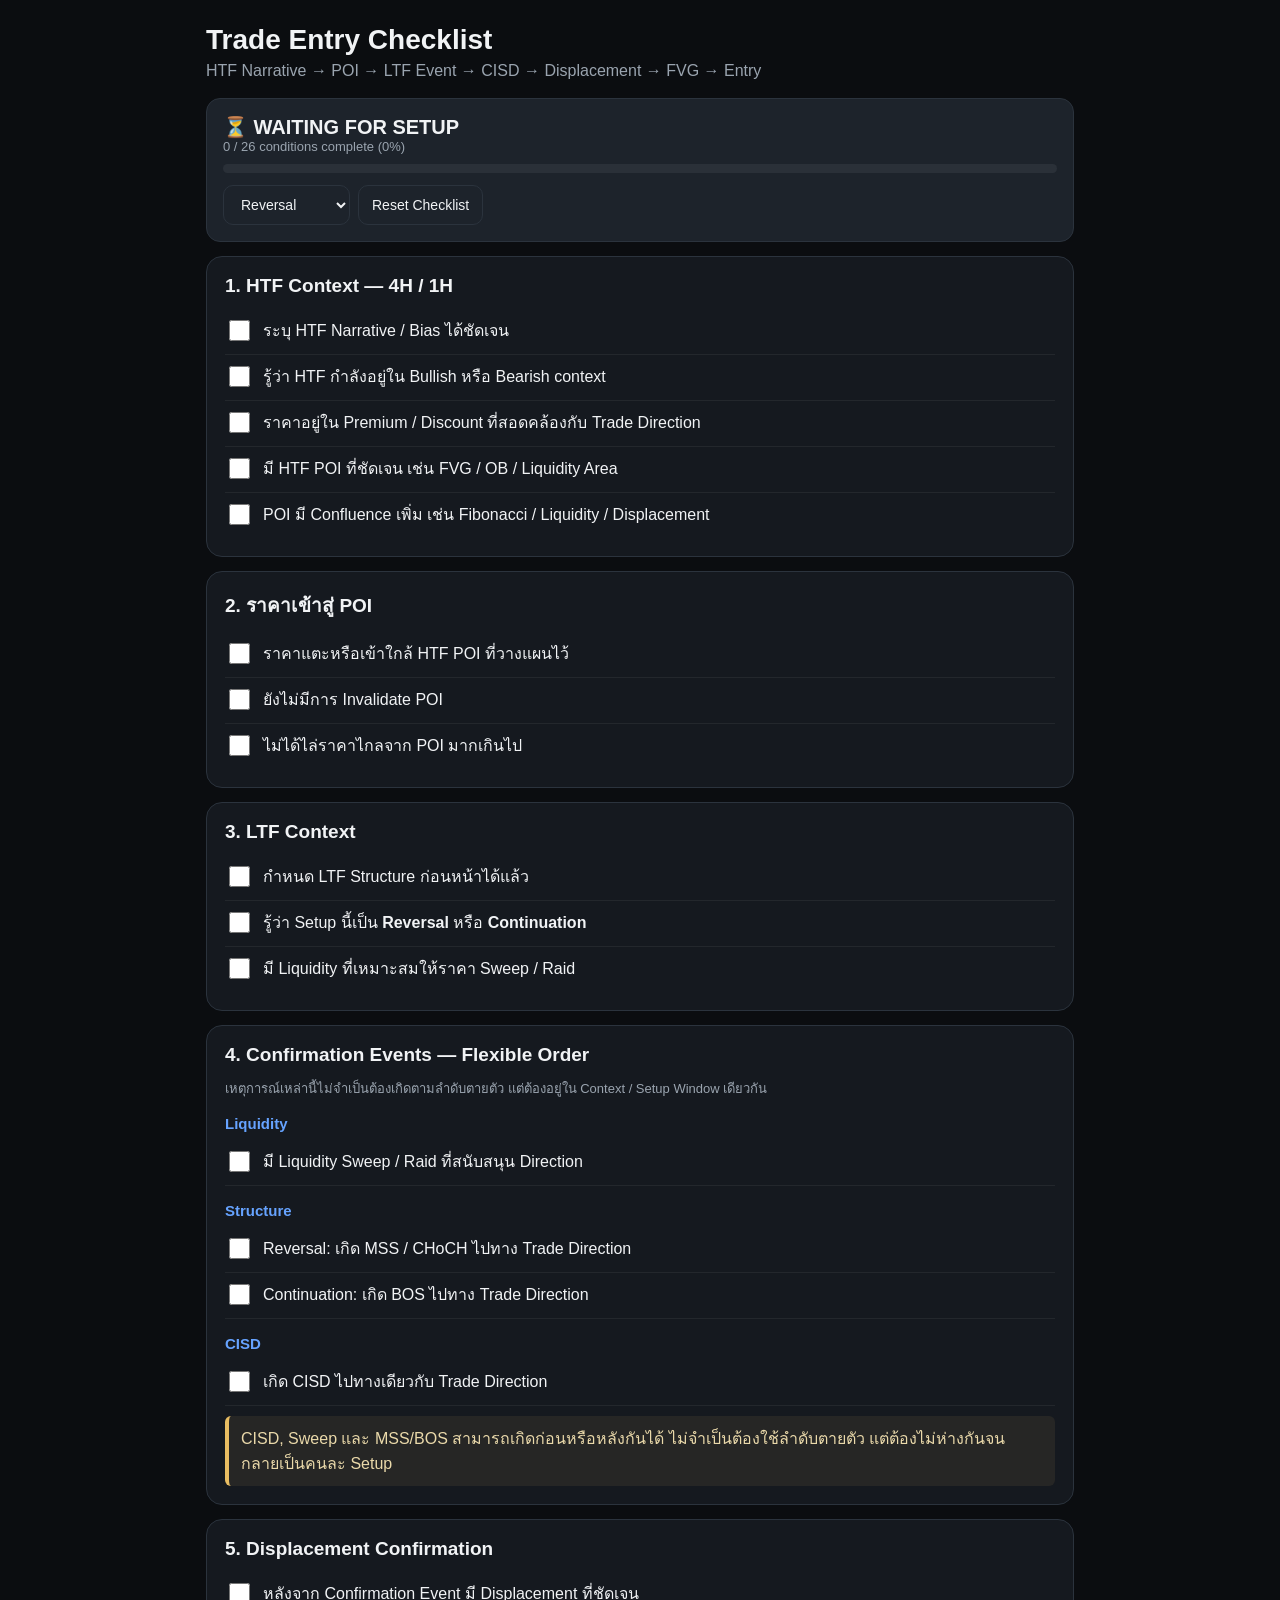
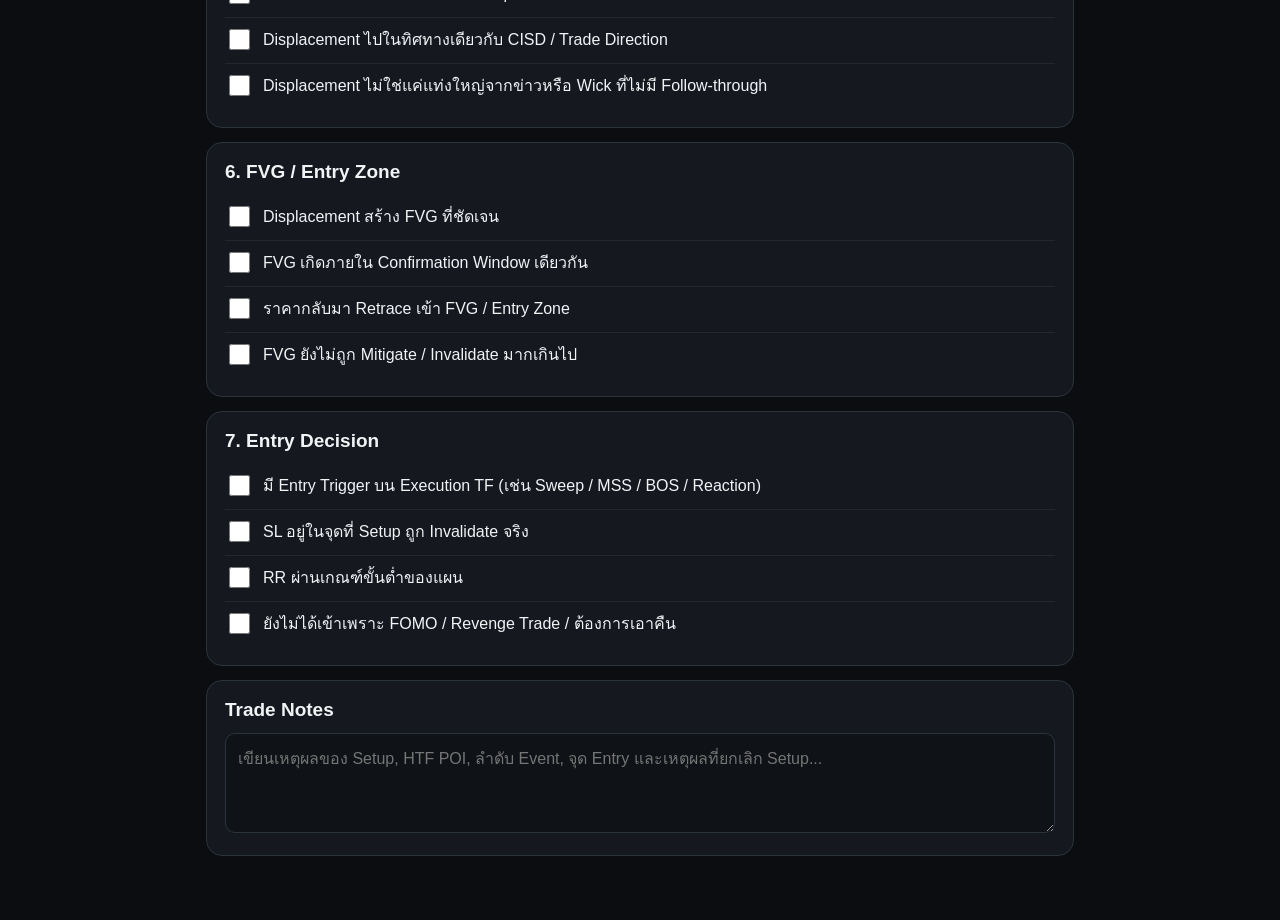
<file: checklist.html>
<!DOCTYPE html>
<html lang="th">
<head>
<meta charset="UTF-8">
<meta name="viewport" content="width=device-width, initial-scale=1.0">
<title>Classic Checklist | Trading Companion</title>
<style>
:root {
  --bg: #0b0d10;
  --card: #15191f;
  --card2: #1d232b;
  --text: #f1f3f5;
  --muted: #9aa4af;
  --line: #2b333d;
  --accent: #66a3ff;
  --green: #35c98a;
  --red: #ff6b6b;
  --yellow: #e8bd62;
}
* { box-sizing: border-box; }
body {
  margin: 0;
  background: var(--bg);
  color: var(--text);
  font-family: -apple-system, BlinkMacSystemFont, "Segoe UI", sans-serif;
}
.container { max-width: 900px; margin: auto; padding: 20px 16px 50px; }
h1 { font-size: 28px; margin: 4px 0 6px; }
.subtitle { color: var(--muted); margin-bottom: 18px; }
.card {
  background: var(--card);
  border: 1px solid var(--line);
  border-radius: 16px;
  padding: 18px;
  margin-bottom: 14px;
}
h2 { font-size: 19px; margin: 0 0 12px; }
h3 { font-size: 15px; margin: 16px 0 8px; color: var(--accent); }
.item {
  display: flex;
  gap: 10px;
  align-items: flex-start;
  padding: 10px 0;
  border-bottom: 1px solid rgba(255,255,255,.06);
}
.item:last-child { border-bottom: 0; }
input[type="checkbox"] {
  width: 21px; height: 21px; margin-top: 1px; accent-color: var(--green);
}
label { line-height: 1.45; cursor: pointer; flex: 1; }
.small { color: var(--muted); font-size: 13px; }
.status {
  padding: 16px;
  border-radius: 14px;
  background: var(--card2);
  border: 1px solid var(--line);
  margin-bottom: 14px;
}
.status-title { font-size: 20px; font-weight: 700; }
.progress {
  height: 9px; background: #2a3038; border-radius: 99px; overflow: hidden; margin-top: 10px;
}
.bar { height: 100%; width: 0%; background: var(--green); transition: width .2s; }
.controls { display: flex; gap: 8px; flex-wrap: wrap; margin-top: 12px; }
button, select {
  border: 1px solid var(--line);
  background: var(--card2);
  color: var(--text);
  padding: 10px 13px;
  border-radius: 10px;
  font-size: 14px;
}
button { cursor: pointer; }
button:hover { border-color: var(--accent); }
textarea {
  width: 100%;
  min-height: 100px;
  resize: vertical;
  background: #0f1216;
  color: var(--text);
  border: 1px solid var(--line);
  border-radius: 10px;
  padding: 12px;
  font: inherit;
}
.badge {
  display: inline-block;
  padding: 4px 8px;
  border-radius: 99px;
  font-size: 12px;
  background: #27303a;
  color: var(--muted);
}
.badge.green { color: #9af0c8; background: rgba(53,201,138,.12); }
.badge.red { color: #ffaaaa; background: rgba(255,107,107,.12); }
.warning {
  border-left: 4px solid var(--yellow);
  padding: 10px 12px;
  background: rgba(232,189,98,.08);
  color: #ead9aa;
  border-radius: 6px;
  margin-top: 10px;
}
</style>
<link rel="manifest" href="manifest.json"><link rel="icon" href="assets/app-icon.svg" type="image/svg+xml"><meta name="theme-color" content="#0b0d10"><meta name="apple-mobile-web-app-capable" content="yes"><meta name="apple-mobile-web-app-status-bar-style" content="black-translucent"><meta name="apple-mobile-web-app-title" content="Trading Companion">
</head>
<body>
<div class="container">
  <h1>Trade Entry Checklist</h1>
  <div class="subtitle">HTF Narrative → POI → LTF Event → CISD → Displacement → FVG → Entry</div>

  <div class="status">
    <div class="status-title" id="status">WAITING FOR SETUP</div>
    <div class="small" id="counter">0 / 0 conditions complete</div>
    <div class="progress"><div class="bar" id="bar"></div></div>
    <div class="controls">
      <select id="mode">
        <option value="reversal">Reversal</option>
        <option value="continuation">Continuation</option>
      </select>
      <button onclick="resetChecklist()">Reset Checklist</button>
    </div>
  </div>

  <section class="card">
    <h2>1. HTF Context — 4H / 1H</h2>
    <div class="item"><input type="checkbox" id="htf1"><label for="htf1">ระบุ HTF Narrative / Bias ได้ชัดเจน</label></div>
    <div class="item"><input type="checkbox" id="htf2"><label for="htf2">รู้ว่า HTF กำลังอยู่ใน Bullish หรือ Bearish context</label></div>
    <div class="item"><input type="checkbox" id="htf3"><label for="htf3">ราคาอยู่ใน Premium / Discount ที่สอดคล้องกับ Trade Direction</label></div>
    <div class="item"><input type="checkbox" id="htf4"><label for="htf4">มี HTF POI ที่ชัดเจน เช่น FVG / OB / Liquidity Area</label></div>
    <div class="item"><input type="checkbox" id="htf5"><label for="htf5">POI มี Confluence เพิ่ม เช่น Fibonacci / Liquidity / Displacement</label></div>
  </section>

  <section class="card">
    <h2>2. ราคาเข้าสู่ POI</h2>
    <div class="item"><input type="checkbox" id="poi1"><label for="poi1">ราคาแตะหรือเข้าใกล้ HTF POI ที่วางแผนไว้</label></div>
    <div class="item"><input type="checkbox" id="poi2"><label for="poi2">ยังไม่มีการ Invalidate POI</label></div>
    <div class="item"><input type="checkbox" id="poi3"><label for="poi3">ไม่ได้ไล่ราคาไกลจาก POI มากเกินไป</label></div>
  </section>

  <section class="card">
    <h2>3. LTF Context</h2>
    <div class="item"><input type="checkbox" id="ltf1"><label for="ltf1">กำหนด LTF Structure ก่อนหน้าได้แล้ว</label></div>
    <div class="item"><input type="checkbox" id="ltf2"><label for="ltf2">รู้ว่า Setup นี้เป็น <b>Reversal</b> หรือ <b>Continuation</b></label></div>
    <div class="item"><input type="checkbox" id="ltf3"><label for="ltf3">มี Liquidity ที่เหมาะสมให้ราคา Sweep / Raid</label></div>
  </section>

  <section class="card">
    <h2>4. Confirmation Events — Flexible Order</h2>
    <div class="small">เหตุการณ์เหล่านี้ไม่จำเป็นต้องเกิดตามลำดับตายตัว แต่ต้องอยู่ใน Context / Setup Window เดียวกัน</div>

    <h3>Liquidity</h3>
    <div class="item"><input type="checkbox" id="event1"><label for="event1">มี Liquidity Sweep / Raid ที่สนับสนุน Direction</label></div>

    <h3>Structure</h3>
    <div class="item"><input type="checkbox" id="event2"><label for="event2">Reversal: เกิด MSS / CHoCH ไปทาง Trade Direction</label></div>
    <div class="item"><input type="checkbox" id="event3"><label for="event3">Continuation: เกิด BOS ไปทาง Trade Direction</label></div>

    <h3>CISD</h3>
    <div class="item"><input type="checkbox" id="event4"><label for="event4">เกิด CISD ไปทางเดียวกับ Trade Direction</label></div>

    <div class="warning">
      CISD, Sweep และ MSS/BOS สามารถเกิดก่อนหรือหลังกันได้ ไม่จำเป็นต้องใช้ลำดับตายตัว แต่ต้องไม่ห่างกันจนกลายเป็นคนละ Setup
    </div>
  </section>

  <section class="card">
    <h2>5. Displacement Confirmation</h2>
    <div class="item"><input type="checkbox" id="disp1"><label for="disp1">หลังจาก Confirmation Event มี Displacement ที่ชัดเจน</label></div>
    <div class="item"><input type="checkbox" id="disp2"><label for="disp2">Displacement ไปในทิศทางเดียวกับ CISD / Trade Direction</label></div>
    <div class="item"><input type="checkbox" id="disp3"><label for="disp3">Displacement ไม่ใช่แค่แท่งใหญ่จากข่าวหรือ Wick ที่ไม่มี Follow-through</label></div>
  </section>

  <section class="card">
    <h2>6. FVG / Entry Zone</h2>
    <div class="item"><input type="checkbox" id="fvg1"><label for="fvg1">Displacement สร้าง FVG ที่ชัดเจน</label></div>
    <div class="item"><input type="checkbox" id="fvg2"><label for="fvg2">FVG เกิดภายใน Confirmation Window เดียวกัน</label></div>
    <div class="item"><input type="checkbox" id="fvg3"><label for="fvg3">ราคากลับมา Retrace เข้า FVG / Entry Zone</label></div>
    <div class="item"><input type="checkbox" id="fvg4"><label for="fvg4">FVG ยังไม่ถูก Mitigate / Invalidate มากเกินไป</label></div>
  </section>

  <section class="card">
    <h2>7. Entry Decision</h2>
    <div class="item"><input type="checkbox" id="entry1"><label for="entry1">มี Entry Trigger บน Execution TF (เช่น Sweep / MSS / BOS / Reaction)</label></div>
    <div class="item"><input type="checkbox" id="entry2"><label for="entry2">SL อยู่ในจุดที่ Setup ถูก Invalidate จริง</label></div>
    <div class="item"><input type="checkbox" id="entry3"><label for="entry3">RR ผ่านเกณฑ์ขั้นต่ำของแผน</label></div>
    <div class="item"><input type="checkbox" id="entry4"><label for="entry4">ยังไม่ได้เข้าเพราะ FOMO / Revenge Trade / ต้องการเอาคืน</label></div>
  </section>

  <section class="card">
    <h2>Trade Notes</h2>
    <textarea id="notes" placeholder="เขียนเหตุผลของ Setup, HTF POI, ลำดับ Event, จุด Entry และเหตุผลที่ยกเลิก Setup..."></textarea>
  </section>
</div>

<script>
const all = [...document.querySelectorAll('input[type="checkbox"]')];

function update() {
  const checked = all.filter(x => x.checked).length;
  const total = all.length;
  const pct = Math.round(checked / total * 100);
  document.getElementById('counter').textContent = `${checked} / ${total} conditions complete (${pct}%)`;
  document.getElementById('bar').style.width = pct + '%';

  const mode = document.getElementById('mode').value;
  const core = ['htf1','htf2','htf3','htf4','poi1','ltf1','ltf2','event4','disp1','disp2','fvg1','fvg3','entry1','entry2','entry3','entry4'];
  const structure = mode === 'reversal' ? 'event2' : 'event3';

  const ready = core.every(id => document.getElementById(id).checked)
                && document.getElementById(structure).checked;

  const status = document.getElementById('status');
  if (ready) {
    status.textContent = '✅ SETUP READY — REVIEW & EXECUTE';
    status.style.color = 'var(--green)';
  } else if (checked >= 8) {
    status.textContent = '🟡 SETUP DEVELOPING — WAIT';
    status.style.color = 'var(--yellow)';
  } else {
    status.textContent = '⏳ WAITING FOR SETUP';
    status.style.color = 'var(--text)';
  }
  localStorage.setItem('tradeChecklist', JSON.stringify({
    checks: all.map(x => x.checked),
    mode,
    notes: document.getElementById('notes').value
  }));
}

function resetChecklist() {
  all.forEach(x => x.checked = false);
  document.getElementById('notes').value = '';
  update();
}

all.forEach(x => x.addEventListener('change', update));
document.getElementById('mode').addEventListener('change', update);
document.getElementById('notes').addEventListener('input', update);

const saved = JSON.parse(localStorage.getItem('tradeChecklist') || 'null');
if (saved) {
  all.forEach((x,i) => x.checked = !!saved.checks[i]);
  document.getElementById('mode').value = saved.mode || 'reversal';
  document.getElementById('notes').value = saved.notes || '';
}
update();
</script>

<script>
if ('serviceWorker' in navigator) {
  window.addEventListener('load', () => navigator.serviceWorker.register('./sw.js'));
}
</script>

</body>
</html>
</file>
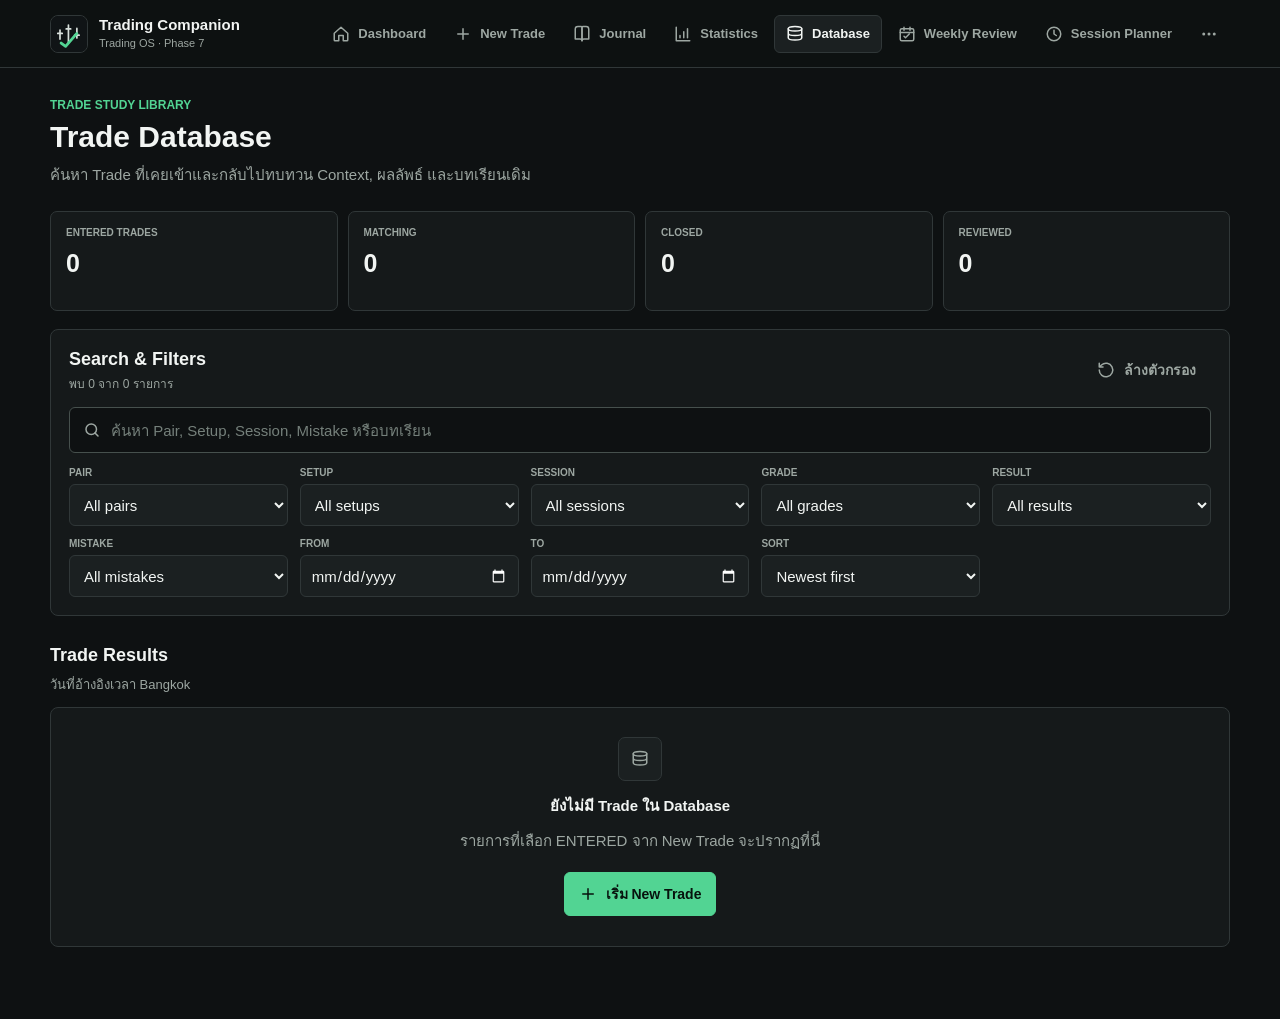
<file: database.html>
<!doctype html>
<html lang="th">
<head>
  <meta charset="utf-8">
  <meta name="viewport" content="width=device-width, initial-scale=1">
  <meta name="theme-color" content="#0e1112">
  <meta name="apple-mobile-web-app-capable" content="yes">
  <meta name="apple-mobile-web-app-status-bar-style" content="black-translucent">
  <meta name="apple-mobile-web-app-title" content="Trading Companion">
  <title>Trade Database | Trading Companion</title>
  <link rel="manifest" href="manifest.json">
  <link rel="icon" href="assets/app-icon.svg" type="image/svg+xml">
  <link rel="stylesheet" href="css/style.css">
  <link rel="stylesheet" href="css/database.css">
</head>
<body>
  <header class="topbar">
    <div class="topbar-inner">
      <a class="brand" href="index.html" aria-label="Trading Companion Dashboard">
        <img src="assets/app-icon.svg" alt="">
        <span class="brand-copy">
          <span class="brand-name">Trading Companion</span>
          <span class="brand-phase">Trading OS · Phase 7</span>
        </span>
      </a>

      <nav class="topnav" aria-label="เมนูหลัก">
        <a class="nav-link" href="index.html">
          <svg class="icon" aria-hidden="true"><use href="./assets/icons.svg#icon-home"></use></svg>
          Dashboard
        </a>
        <a class="nav-link" href="trade.html">
          <svg class="icon" aria-hidden="true"><use href="./assets/icons.svg#icon-plus"></use></svg>
          New Trade
        </a>
        <a class="nav-link" href="journal.html">
          <svg class="icon" aria-hidden="true"><use href="./assets/icons.svg#icon-book-open"></use></svg>
          Journal
        </a>
        <a class="nav-link" href="stats.html">
          <svg class="icon" aria-hidden="true"><use href="./assets/icons.svg#icon-chart"></use></svg>
          Statistics
        </a>
        <a class="nav-link" href="database.html" aria-current="page">
          <svg class="icon" aria-hidden="true"><use href="./assets/icons.svg#icon-database"></use></svg>
          Database
        </a>
        <a class="nav-link" href="weekly.html">
          <svg class="icon" aria-hidden="true"><use href="./assets/icons.svg#icon-calendar-check"></use></svg>
          Weekly Review
        </a>
        <a class="nav-link" href="planner.html">
          <svg class="icon" aria-hidden="true"><use href="./assets/icons.svg#icon-clock"></use></svg>
          Session Planner
        </a>
        <details class="topnav-more">
          <summary class="nav-link" title="More tools">
            <svg class="icon" aria-hidden="true"><use href="./assets/icons.svg#icon-more"></use></svg>
            <span class="sr-only">More tools</span>
          </summary>
          <div class="topnav-more-menu">
            <a class="nav-link" href="watchlist.html">
              <svg class="icon" aria-hidden="true"><use href="./assets/icons.svg#icon-eye"></use></svg>
              Watchlist
            </a>
            <a class="nav-link" href="checklist.html">
              <svg class="icon" aria-hidden="true"><use href="./assets/icons.svg#icon-list-checks"></use></svg>
              Classic Checklist
            </a>
          </div>
        </details>
      </nav>
    </div>
  </header>

  <main class="page-shell">
    <header class="page-heading">
      <p class="eyebrow">Trade study library</p>
      <h1>Trade Database</h1>
      <p class="lede">ค้นหา Trade ที่เคยเข้าและกลับไปทบทวน Context, ผลลัพธ์ และบทเรียนเดิม</p>
    </header>

    <section class="database-metrics" aria-label="Database summary">
      <article>
        <span>Entered trades</span>
        <strong id="databaseTotal">0</strong>
      </article>
      <article>
        <span>Matching</span>
        <strong id="databaseMatching">0</strong>
      </article>
      <article>
        <span>Closed</span>
        <strong id="databaseClosed">0</strong>
      </article>
      <article>
        <span>Reviewed</span>
        <strong id="databaseReviewed">0</strong>
      </article>
    </section>

    <section class="panel database-toolbar" aria-labelledby="filterHeading">
      <div class="database-toolbar-heading">
        <div>
          <h2 id="filterHeading">Search &amp; Filters</h2>
          <p id="resultCount" aria-live="polite">0 รายการ</p>
        </div>
        <button class="button button-quiet" id="resetDatabaseFilters" type="button">
          <svg class="icon" aria-hidden="true"><use href="./assets/icons.svg#icon-rotate"></use></svg>
          ล้างตัวกรอง
        </button>
      </div>

      <div class="database-search">
        <svg class="icon" aria-hidden="true"><use href="./assets/icons.svg#icon-search"></use></svg>
        <label class="sr-only" for="databaseQuery">ค้นหา Trade</label>
        <input
          id="databaseQuery"
          type="search"
          autocomplete="off"
          placeholder="ค้นหา Pair, Setup, Session, Mistake หรือบทเรียน"
        >
      </div>

      <div class="database-filter-grid">
        <div class="database-field">
          <label for="databaseInstrument">Pair</label>
          <select id="databaseInstrument">
            <option value="all">All pairs</option>
          </select>
        </div>
        <div class="database-field">
          <label for="databaseSetup">Setup</label>
          <select id="databaseSetup">
            <option value="all">All setups</option>
            <option value="reversal">Reversal</option>
            <option value="continuation">Continuation</option>
          </select>
        </div>
        <div class="database-field">
          <label for="databaseSession">Session</label>
          <select id="databaseSession">
            <option value="all">All sessions</option>
            <option value="asia">Asia</option>
            <option value="london">London</option>
            <option value="new-york">New York</option>
            <option value="auto">Not set</option>
          </select>
        </div>
        <div class="database-field">
          <label for="databaseGrade">Grade</label>
          <select id="databaseGrade">
            <option value="all">All grades</option>
            <option value="A+">A+</option>
            <option value="A">A</option>
            <option value="B">B</option>
            <option value="NO TRADE">No Trade</option>
          </select>
        </div>
        <div class="database-field">
          <label for="databaseResult">Result</label>
          <select id="databaseResult">
            <option value="all">All results</option>
            <option value="open">Open</option>
            <option value="closed">Closed · Any</option>
            <option value="win">Win</option>
            <option value="loss">Loss</option>
            <option value="break-even">Break Even</option>
          </select>
        </div>
        <div class="database-field">
          <label for="databaseMistake">Mistake</label>
          <select id="databaseMistake">
            <option value="all">All mistakes</option>
            <option value="fomo">FOMO</option>
            <option value="late-entry">Late entry</option>
            <option value="no-htf">No HTF context</option>
            <option value="ignored-cisd">Ignored CISD</option>
            <option value="ignored-displacement">Ignored displacement</option>
          </select>
        </div>
        <div class="database-field">
          <label for="databaseDateFrom">From</label>
          <input id="databaseDateFrom" type="date">
        </div>
        <div class="database-field">
          <label for="databaseDateTo">To</label>
          <input id="databaseDateTo" type="date">
        </div>
        <div class="database-field">
          <label for="databaseSort">Sort</label>
          <select id="databaseSort">
            <option value="newest">Newest first</option>
            <option value="oldest">Oldest first</option>
            <option value="rr-high">Highest R first</option>
            <option value="rr-low">Lowest R first</option>
          </select>
        </div>
      </div>
    </section>

    <section class="section" aria-labelledby="databaseResultsHeading">
      <div class="section-heading">
        <div>
          <h2 id="databaseResultsHeading">Trade Results</h2>
          <p>วันที่อ้างอิงเวลา Bangkok</p>
        </div>
      </div>

      <div class="panel database-results" id="databaseResults"></div>
      <div class="panel database-empty" id="databaseEmpty" hidden>
        <div class="icon-box">
          <svg class="icon" aria-hidden="true"><use href="./assets/icons.svg#icon-database"></use></svg>
        </div>
        <h3 id="databaseEmptyTitle">ยังไม่มี Trade ใน Database</h3>
        <p id="databaseEmptyMessage">รายการที่เลือก ENTERED จาก New Trade จะปรากฏที่นี่</p>
        <a class="button button-primary" id="databaseEmptyAction" href="trade.html">
          <svg class="icon" aria-hidden="true"><use href="./assets/icons.svg#icon-plus"></use></svg>
          เริ่ม New Trade
        </a>
      </div>
    </section>
  </main>

  <nav class="mobile-nav" aria-label="เมนูมือถือ">
    <a class="nav-link" href="index.html">
      <svg class="icon" aria-hidden="true"><use href="./assets/icons.svg#icon-home"></use></svg>
      Dashboard
    </a>
    <a class="nav-link" href="trade.html">
      <svg class="icon" aria-hidden="true"><use href="./assets/icons.svg#icon-plus"></use></svg>
      New Trade
    </a>
    <a class="nav-link" href="journal.html">
      <svg class="icon" aria-hidden="true"><use href="./assets/icons.svg#icon-book-open"></use></svg>
      Journal
    </a>
    <a class="nav-link" href="stats.html">
      <svg class="icon" aria-hidden="true"><use href="./assets/icons.svg#icon-chart"></use></svg>
      Statistics
    </a>
    <details class="mobile-more">
      <summary class="nav-link" aria-current="page">
        <svg class="icon" aria-hidden="true"><use href="./assets/icons.svg#icon-more"></use></svg>
        More
      </summary>
      <div class="mobile-more-menu">
        <a class="nav-link" href="database.html" aria-current="page">
          <svg class="icon" aria-hidden="true"><use href="./assets/icons.svg#icon-database"></use></svg>
          Database
        </a>
        <a class="nav-link" href="weekly.html">
          <svg class="icon" aria-hidden="true"><use href="./assets/icons.svg#icon-calendar-check"></use></svg>
          Weekly Review
        </a>
        <a class="nav-link" href="planner.html">
          <svg class="icon" aria-hidden="true"><use href="./assets/icons.svg#icon-clock"></use></svg>
          Session Planner
        </a>
        <a class="nav-link" href="watchlist.html">
          <svg class="icon" aria-hidden="true"><use href="./assets/icons.svg#icon-eye"></use></svg>
          Watchlist
        </a>
        <a class="nav-link" href="checklist.html">
          <svg class="icon" aria-hidden="true"><use href="./assets/icons.svg#icon-list-checks"></use></svg>
          Classic Checklist
        </a>
      </div>
    </details>
  </nav>

  <script src="js/storage.js"></script>
  <script src="js/app.js"></script>
  <script src="js/database.js"></script>
</body>
</html>
</file>
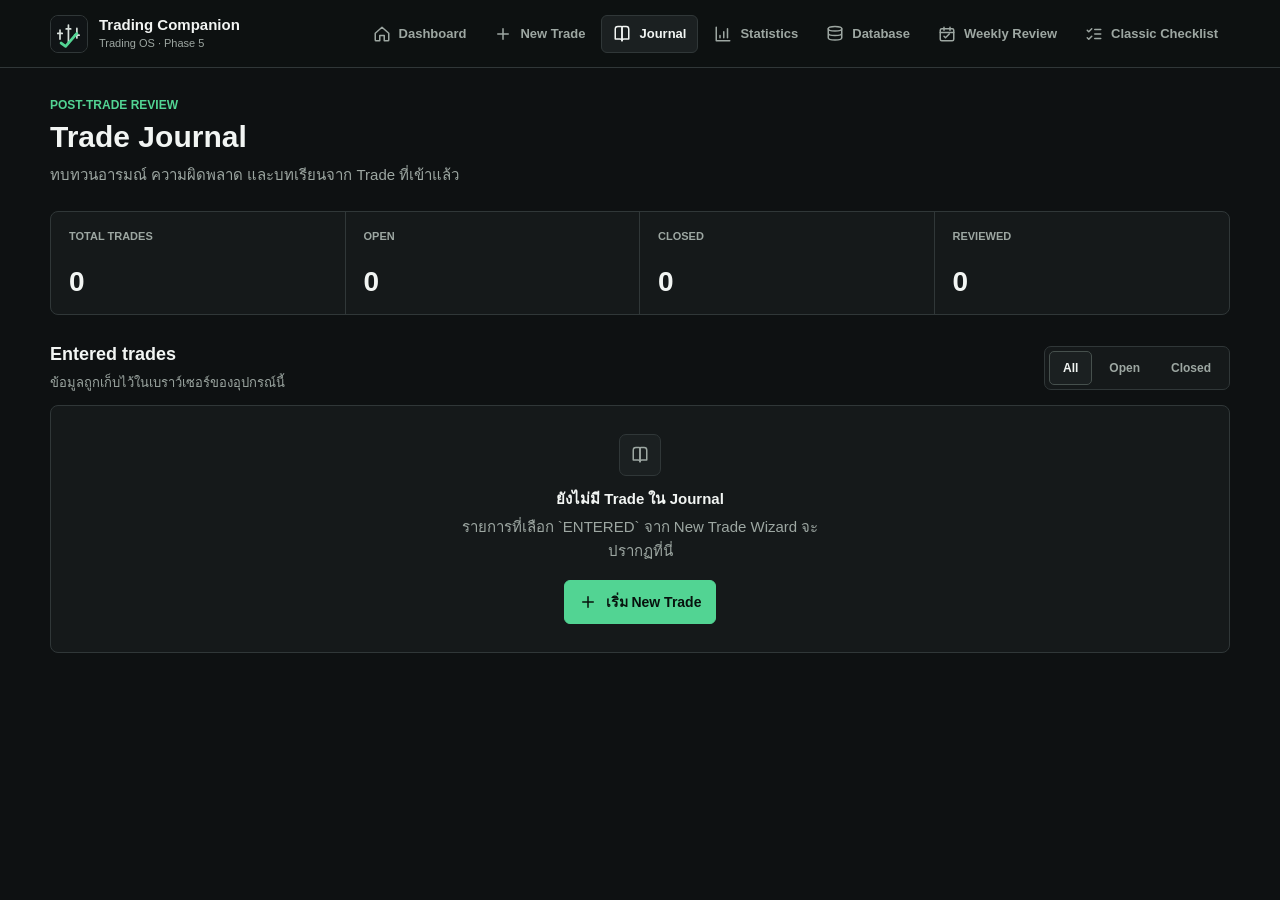
<file: journal.html>
<!doctype html>
<html lang="th">
<head>
  <meta charset="utf-8">
  <meta name="viewport" content="width=device-width, initial-scale=1">
  <meta name="theme-color" content="#0e1112">
  <meta name="apple-mobile-web-app-capable" content="yes">
  <meta name="apple-mobile-web-app-status-bar-style" content="black-translucent">
  <meta name="apple-mobile-web-app-title" content="Trading Companion">
  <title>Trade Journal | Trading Companion</title>
  <link rel="manifest" href="manifest.json">
  <link rel="icon" href="assets/app-icon.svg" type="image/svg+xml">
  <link rel="stylesheet" href="css/style.css">
  <link rel="stylesheet" href="css/journal.css">
</head>
<body>
  <header class="topbar">
    <div class="topbar-inner">
      <a class="brand" href="index.html" aria-label="Trading Companion Dashboard">
        <img src="assets/app-icon.svg" alt="">
        <span class="brand-copy">
          <span class="brand-name">Trading Companion</span>
          <span class="brand-phase">Trading OS · Phase 5</span>
        </span>
      </a>

      <nav class="topnav" aria-label="เมนูหลัก">
        <a class="nav-link" href="index.html">
          <svg class="icon" aria-hidden="true"><use href="./assets/icons.svg#icon-home"></use></svg>
          Dashboard
        </a>
        <a class="nav-link" href="trade.html">
          <svg class="icon" aria-hidden="true"><use href="./assets/icons.svg#icon-plus"></use></svg>
          New Trade
        </a>
        <a class="nav-link" href="journal.html" aria-current="page">
          <svg class="icon" aria-hidden="true"><use href="./assets/icons.svg#icon-book-open"></use></svg>
          Journal
        </a>
        <a class="nav-link" href="stats.html">
          <svg class="icon" aria-hidden="true"><use href="./assets/icons.svg#icon-chart"></use></svg>
          Statistics
        </a>
        <a class="nav-link" href="database.html">
          <svg class="icon" aria-hidden="true"><use href="./assets/icons.svg#icon-database"></use></svg>
          Database
        </a>
        <a class="nav-link" href="weekly.html">
          <svg class="icon" aria-hidden="true"><use href="./assets/icons.svg#icon-calendar-check"></use></svg>
          Weekly Review
        </a>
        <a class="nav-link nav-secondary" href="checklist.html">
          <svg class="icon" aria-hidden="true"><use href="./assets/icons.svg#icon-list-checks"></use></svg>
          Classic Checklist
        </a>
      </nav>
    </div>
  </header>

  <main class="page-shell">
    <header class="page-heading">
      <p class="eyebrow">Post-trade review</p>
      <h1>Trade Journal</h1>
      <p class="lede">ทบทวนอารมณ์ ความผิดพลาด และบทเรียนจาก Trade ที่เข้าแล้ว</p>
    </header>

    <section class="journal-metrics" aria-label="Journal summary">
      <article class="journal-metric">
        <span>Total trades</span>
        <strong id="totalTrades">0</strong>
      </article>
      <article class="journal-metric">
        <span>Open</span>
        <strong id="openTrades">0</strong>
      </article>
      <article class="journal-metric">
        <span>Closed</span>
        <strong id="closedTrades">0</strong>
      </article>
      <article class="journal-metric">
        <span>Reviewed</span>
        <strong id="reviewedTrades">0</strong>
      </article>
    </section>

    <section class="section" aria-labelledby="journalHeading">
      <div class="section-heading journal-section-heading">
        <div>
          <h2 id="journalHeading">Entered trades</h2>
          <p>ข้อมูลถูกเก็บไว้ในเบราว์เซอร์ของอุปกรณ์นี้</p>
        </div>
        <div class="filter-tabs" role="group" aria-label="กรองสถานะ Trade">
          <button type="button" data-journal-filter="all" aria-pressed="true">All</button>
          <button type="button" data-journal-filter="open" aria-pressed="false">Open</button>
          <button type="button" data-journal-filter="closed" aria-pressed="false">Closed</button>
        </div>
      </div>

      <div class="journal-list" id="journalList"></div>
      <div class="panel empty-state" id="journalEmpty">
        <div>
          <div class="icon-box">
            <svg class="icon" aria-hidden="true"><use href="./assets/icons.svg#icon-book-open"></use></svg>
          </div>
          <h3 id="journalEmptyTitle">ยังไม่มี Trade ใน Journal</h3>
          <p id="journalEmptyMessage">รายการที่เลือก `ENTERED` จาก New Trade Wizard จะปรากฏที่นี่</p>
          <a class="button button-primary" href="trade.html">
            <svg class="icon" aria-hidden="true"><use href="./assets/icons.svg#icon-plus"></use></svg>
            เริ่ม New Trade
          </a>
        </div>
      </div>
    </section>
  </main>

  <dialog class="screenshot-dialog" id="screenshotDialog" aria-labelledby="screenshotDialogTitle">
    <div class="screenshot-dialog-header">
      <strong id="screenshotDialogTitle">Trade Screenshot</strong>
      <button class="button button-quiet screenshot-dialog-close" type="button" id="closeScreenshotDialog" title="ปิดรูป">
        <svg class="icon" aria-hidden="true"><use href="./assets/icons.svg#icon-x"></use></svg>
        <span class="sr-only">ปิดรูป</span>
      </button>
    </div>
    <img id="screenshotDialogImage" alt="Trade Screenshot ขนาดเต็ม">
  </dialog>

  <nav class="mobile-nav" aria-label="เมนูมือถือ">
    <a class="nav-link" href="index.html">
      <svg class="icon" aria-hidden="true"><use href="./assets/icons.svg#icon-home"></use></svg>
      Dashboard
    </a>
    <a class="nav-link" href="trade.html">
      <svg class="icon" aria-hidden="true"><use href="./assets/icons.svg#icon-plus"></use></svg>
      New Trade
    </a>
    <a class="nav-link" href="journal.html" aria-current="page">
      <svg class="icon" aria-hidden="true"><use href="./assets/icons.svg#icon-book-open"></use></svg>
      Journal
    </a>
    <a class="nav-link" href="stats.html">
      <svg class="icon" aria-hidden="true"><use href="./assets/icons.svg#icon-chart"></use></svg>
      Statistics
    </a>
    <details class="mobile-more">
      <summary class="nav-link">
        <svg class="icon" aria-hidden="true"><use href="./assets/icons.svg#icon-more"></use></svg>
        More
      </summary>
      <div class="mobile-more-menu">
        <a class="nav-link" href="database.html">
          <svg class="icon" aria-hidden="true"><use href="./assets/icons.svg#icon-database"></use></svg>
          Database
        </a>
        <a class="nav-link" href="weekly.html">
          <svg class="icon" aria-hidden="true"><use href="./assets/icons.svg#icon-calendar-check"></use></svg>
          Weekly Review
        </a>
        <a class="nav-link" href="checklist.html">
          <svg class="icon" aria-hidden="true"><use href="./assets/icons.svg#icon-list-checks"></use></svg>
          Classic Checklist
        </a>
      </div>
    </details>
  </nav>

  <script src="js/storage.js"></script>
  <script src="js/media.js"></script>
  <script src="js/app.js"></script>
  <script src="js/journal.js"></script>
</body>
</html>
</file>
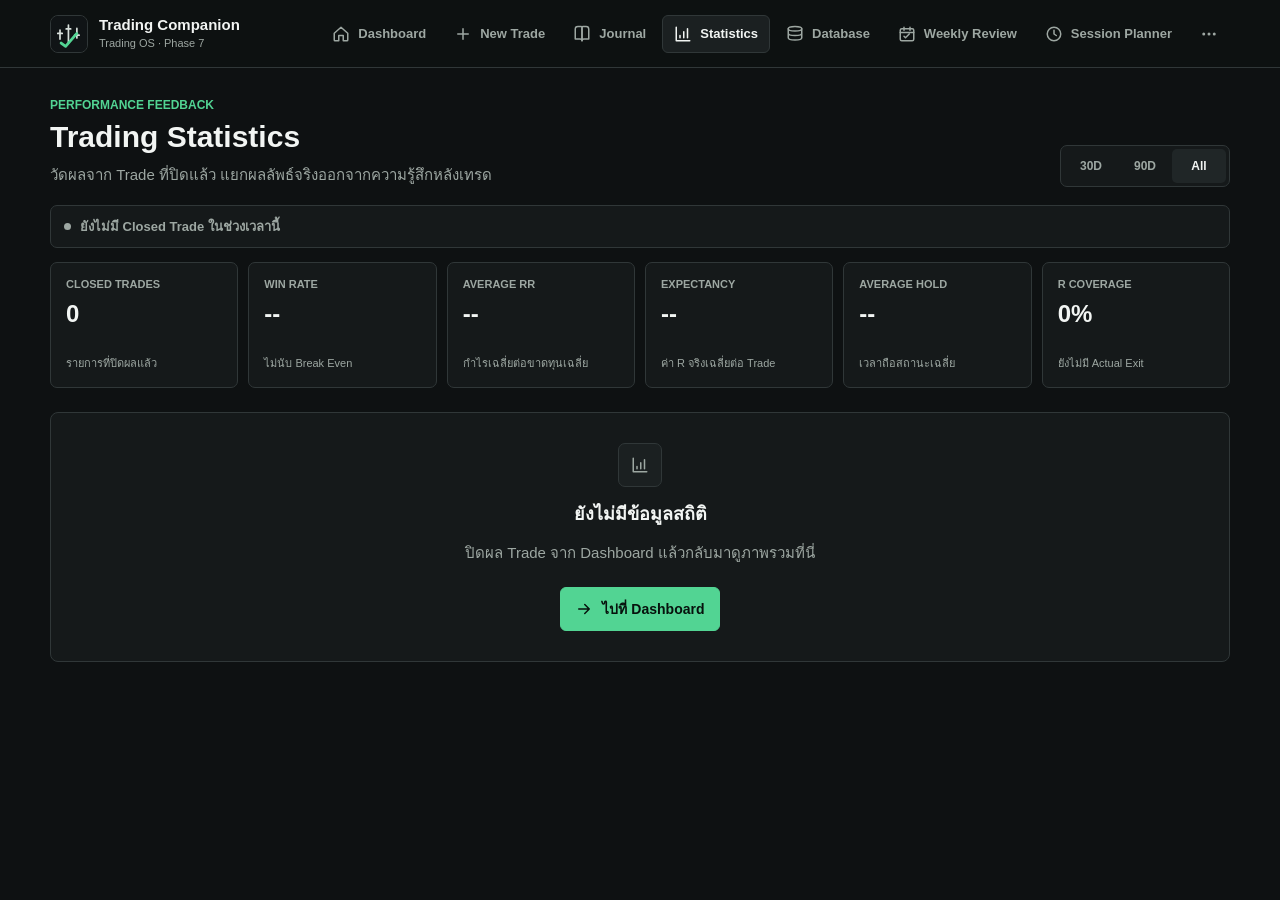
<file: stats.html>
<!doctype html>
<html lang="th">
<head>
  <meta charset="utf-8">
  <meta name="viewport" content="width=device-width, initial-scale=1">
  <meta name="theme-color" content="#0e1112">
  <meta name="apple-mobile-web-app-capable" content="yes">
  <meta name="apple-mobile-web-app-status-bar-style" content="black-translucent">
  <meta name="apple-mobile-web-app-title" content="Trading Companion">
  <title>Statistics | Trading Companion</title>
  <link rel="manifest" href="manifest.json">
  <link rel="icon" href="assets/app-icon.svg" type="image/svg+xml">
  <link rel="stylesheet" href="css/style.css">
  <link rel="stylesheet" href="css/stats.css">
</head>
<body>
  <header class="topbar">
    <div class="topbar-inner">
      <a class="brand" href="index.html" aria-label="Trading Companion Dashboard">
        <img src="assets/app-icon.svg" alt="">
        <span class="brand-copy">
          <span class="brand-name">Trading Companion</span>
          <span class="brand-phase">Trading OS · Phase 7</span>
        </span>
      </a>

      <nav class="topnav" aria-label="เมนูหลัก">
        <a class="nav-link" href="index.html">
          <svg class="icon" aria-hidden="true"><use href="./assets/icons.svg#icon-home"></use></svg>
          Dashboard
        </a>
        <a class="nav-link" href="trade.html">
          <svg class="icon" aria-hidden="true"><use href="./assets/icons.svg#icon-plus"></use></svg>
          New Trade
        </a>
        <a class="nav-link" href="journal.html">
          <svg class="icon" aria-hidden="true"><use href="./assets/icons.svg#icon-book-open"></use></svg>
          Journal
        </a>
        <a class="nav-link" href="stats.html" aria-current="page">
          <svg class="icon" aria-hidden="true"><use href="./assets/icons.svg#icon-chart"></use></svg>
          Statistics
        </a>
        <a class="nav-link" href="database.html">
          <svg class="icon" aria-hidden="true"><use href="./assets/icons.svg#icon-database"></use></svg>
          Database
        </a>
        <a class="nav-link" href="weekly.html">
          <svg class="icon" aria-hidden="true"><use href="./assets/icons.svg#icon-calendar-check"></use></svg>
          Weekly Review
        </a>
        <a class="nav-link" href="planner.html">
          <svg class="icon" aria-hidden="true"><use href="./assets/icons.svg#icon-clock"></use></svg>
          Session Planner
        </a>
        <details class="topnav-more">
          <summary class="nav-link" title="More tools">
            <svg class="icon" aria-hidden="true"><use href="./assets/icons.svg#icon-more"></use></svg>
            <span class="sr-only">More tools</span>
          </summary>
          <div class="topnav-more-menu">
            <a class="nav-link" href="watchlist.html">
              <svg class="icon" aria-hidden="true"><use href="./assets/icons.svg#icon-eye"></use></svg>
              Watchlist
            </a>
            <a class="nav-link" href="checklist.html">
              <svg class="icon" aria-hidden="true"><use href="./assets/icons.svg#icon-list-checks"></use></svg>
              Classic Checklist
            </a>
          </div>
        </details>
      </nav>
    </div>
  </header>

  <main class="page-shell">
    <header class="stats-heading">
      <div class="page-heading">
        <p class="eyebrow">Performance feedback</p>
        <h1>Trading Statistics</h1>
        <p class="lede">วัดผลจาก Trade ที่ปิดแล้ว แยกผลลัพธ์จริงออกจากความรู้สึกหลังเทรด</p>
      </div>
      <div class="range-tabs" role="group" aria-label="ช่วงเวลาสถิติ">
        <button type="button" data-range="30" aria-pressed="false">30D</button>
        <button type="button" data-range="90" aria-pressed="false">90D</button>
        <button type="button" data-range="all" aria-pressed="true">All</button>
      </div>
    </header>

    <section class="data-status" id="dataStatus" data-state="waiting" aria-live="polite">
      <span class="status-dot"></span>
      <span id="dataStatusText">กำลังอ่านข้อมูล Journal</span>
    </section>

    <section class="stats-metric-grid" aria-label="Performance summary">
      <article class="stats-metric">
        <span>Closed trades</span>
        <strong id="closedTrades">0</strong>
        <small>รายการที่ปิดผลแล้ว</small>
      </article>
      <article class="stats-metric">
        <span>Win rate</span>
        <strong id="winRate">--</strong>
        <small id="winRateNote">ไม่นับ Break Even</small>
      </article>
      <article class="stats-metric">
        <span>Average RR</span>
        <strong id="averageRr">--</strong>
        <small>กำไรเฉลี่ยต่อขาดทุนเฉลี่ย</small>
      </article>
      <article class="stats-metric">
        <span>Expectancy</span>
        <strong id="expectancy">--</strong>
        <small>ค่า R จริงเฉลี่ยต่อ Trade</small>
      </article>
      <article class="stats-metric">
        <span>Average hold</span>
        <strong id="averageHold">--</strong>
        <small>เวลาถือสถานะเฉลี่ย</small>
      </article>
      <article class="stats-metric">
        <span>R coverage</span>
        <strong id="rrCoverage">0%</strong>
        <small id="rrCoverageNote">ยังไม่มี Actual Exit</small>
      </article>
    </section>

    <div id="statsDetails">
      <section class="stats-primary-grid">
        <article class="panel chart-panel" aria-labelledby="equityHeading">
          <div class="stats-panel-heading">
            <div>
              <h2 id="equityHeading">Equity Curve</h2>
              <p>ผลรวม Realized R ตามลำดับการปิด Trade</p>
            </div>
            <div class="chart-total">
              <span>Net result</span>
              <strong id="netR">--</strong>
            </div>
          </div>
          <div class="equity-chart" id="equityChart"></div>
          <div class="chart-footnote" id="equityFootnote">ต้องมี Actual Exit อย่างน้อย 1 รายการ</div>
        </article>

        <article class="panel distribution-panel" aria-labelledby="distributionHeading">
          <div class="stats-panel-heading">
            <div>
              <h2 id="distributionHeading">Outcome Distribution</h2>
              <p>จำนวน Win, Loss และ Break Even</p>
            </div>
          </div>
          <div class="distribution-list" id="distributionList"></div>
        </article>
      </section>

      <section class="section" aria-labelledby="calendarHeading">
        <div class="calendar-section-heading">
          <div>
            <h2 id="calendarHeading">Monthly Performance</h2>
            <p>ผลการปิด Trade ตามวันในเวลา Bangkok</p>
          </div>
          <div class="calendar-controls">
            <button class="button button-quiet calendar-icon-button" id="previousMonth" type="button" title="เดือนก่อน">
              <svg class="icon" aria-hidden="true"><use href="./assets/icons.svg#icon-arrow-left"></use></svg>
              <span class="sr-only">เดือนก่อน</span>
            </button>
            <strong class="calendar-month-label" id="calendarMonthLabel">--</strong>
            <button class="button button-quiet calendar-icon-button" id="nextMonth" type="button" title="เดือนถัดไป">
              <svg class="icon" aria-hidden="true"><use href="./assets/icons.svg#icon-arrow-right"></use></svg>
              <span class="sr-only">เดือนถัดไป</span>
            </button>
            <button class="button calendar-today-button" id="currentMonth" type="button">เดือนนี้</button>
          </div>
        </div>

        <article class="panel calendar-panel">
          <div class="calendar-summary" aria-label="สรุปประจำเดือน">
            <div>
              <span>Net result</span>
              <strong id="calendarNetR">--</strong>
            </div>
            <div>
              <span>Closed trades</span>
              <strong id="calendarTrades">0</strong>
            </div>
            <div>
              <span>Active days</span>
              <strong id="calendarActiveDays">0</strong>
            </div>
            <div>
              <span>R coverage</span>
              <strong id="calendarCoverage">0%</strong>
            </div>
          </div>

          <div class="calendar-weekdays" aria-hidden="true">
            <span>จ.</span>
            <span>อ.</span>
            <span>พ.</span>
            <span>พฤ.</span>
            <span>ศ.</span>
            <span>ส.</span>
            <span>อา.</span>
          </div>
          <div class="calendar-grid" id="calendarGrid" role="grid" aria-labelledby="calendarMonthLabel"></div>

          <div class="calendar-legend" aria-label="สถานะปฏิทิน">
            <span data-calendar-state="winning"><i></i>Winning</span>
            <span data-calendar-state="losing"><i></i>Losing</span>
            <span data-calendar-state="break-even"><i></i>Break Even</span>
            <span data-calendar-state="incomplete"><i></i>Needs R</span>
          </div>
        </article>
      </section>

      <section class="section" aria-labelledby="breakdownHeading">
        <div class="section-heading">
          <div>
            <h2 id="breakdownHeading">Performance Breakdown</h2>
            <p>เปรียบเทียบผลลัพธ์ตาม Session และรูปแบบ Setup</p>
          </div>
        </div>

        <div class="breakdown-grid">
          <article class="panel breakdown-panel" aria-labelledby="sessionHeading">
            <div class="stats-panel-heading">
              <div>
                <h3 id="sessionHeading">By Session</h3>
                <p>ดูช่วงเวลาที่สร้างผลลัพธ์สม่ำเสมอ</p>
              </div>
            </div>
            <div class="performance-table-wrap" id="sessionPerformance"></div>
          </article>

          <article class="panel breakdown-panel" aria-labelledby="setupHeading">
            <div class="stats-panel-heading">
              <div>
                <h3 id="setupHeading">By Setup</h3>
                <p>เปรียบเทียบ Reversal และ Continuation</p>
              </div>
            </div>
            <div class="performance-table-wrap" id="setupPerformance"></div>
          </article>
        </div>
      </section>
    </div>

    <section class="panel stats-empty" id="statsEmpty" hidden>
      <div class="icon-box">
        <svg class="icon" aria-hidden="true"><use href="./assets/icons.svg#icon-chart"></use></svg>
      </div>
      <h2>ยังไม่มีข้อมูลสถิติ</h2>
      <p>ปิดผล Trade จาก Dashboard แล้วกลับมาดูภาพรวมที่นี่</p>
      <a class="button button-primary" href="index.html">
        <svg class="icon" aria-hidden="true"><use href="./assets/icons.svg#icon-arrow-right"></use></svg>
        ไปที่ Dashboard
      </a>
    </section>
  </main>

  <nav class="mobile-nav" aria-label="เมนูมือถือ">
    <a class="nav-link" href="index.html">
      <svg class="icon" aria-hidden="true"><use href="./assets/icons.svg#icon-home"></use></svg>
      Dashboard
    </a>
    <a class="nav-link" href="trade.html">
      <svg class="icon" aria-hidden="true"><use href="./assets/icons.svg#icon-plus"></use></svg>
      New Trade
    </a>
    <a class="nav-link" href="journal.html">
      <svg class="icon" aria-hidden="true"><use href="./assets/icons.svg#icon-book-open"></use></svg>
      Journal
    </a>
    <a class="nav-link" href="stats.html" aria-current="page">
      <svg class="icon" aria-hidden="true"><use href="./assets/icons.svg#icon-chart"></use></svg>
      Statistics
    </a>
    <details class="mobile-more">
      <summary class="nav-link">
        <svg class="icon" aria-hidden="true"><use href="./assets/icons.svg#icon-more"></use></svg>
        More
      </summary>
      <div class="mobile-more-menu">
        <a class="nav-link" href="database.html">
          <svg class="icon" aria-hidden="true"><use href="./assets/icons.svg#icon-database"></use></svg>
          Database
        </a>
        <a class="nav-link" href="weekly.html">
          <svg class="icon" aria-hidden="true"><use href="./assets/icons.svg#icon-calendar-check"></use></svg>
          Weekly Review
        </a>
        <a class="nav-link" href="planner.html">
          <svg class="icon" aria-hidden="true"><use href="./assets/icons.svg#icon-clock"></use></svg>
          Session Planner
        </a>
        <a class="nav-link" href="watchlist.html">
          <svg class="icon" aria-hidden="true"><use href="./assets/icons.svg#icon-eye"></use></svg>
          Watchlist
        </a>
        <a class="nav-link" href="checklist.html">
          <svg class="icon" aria-hidden="true"><use href="./assets/icons.svg#icon-list-checks"></use></svg>
          Classic Checklist
        </a>
      </div>
    </details>
  </nav>

  <script src="js/storage.js"></script>
  <script src="js/app.js"></script>
  <script src="js/stats.js"></script>
</body>
</html>
</file>
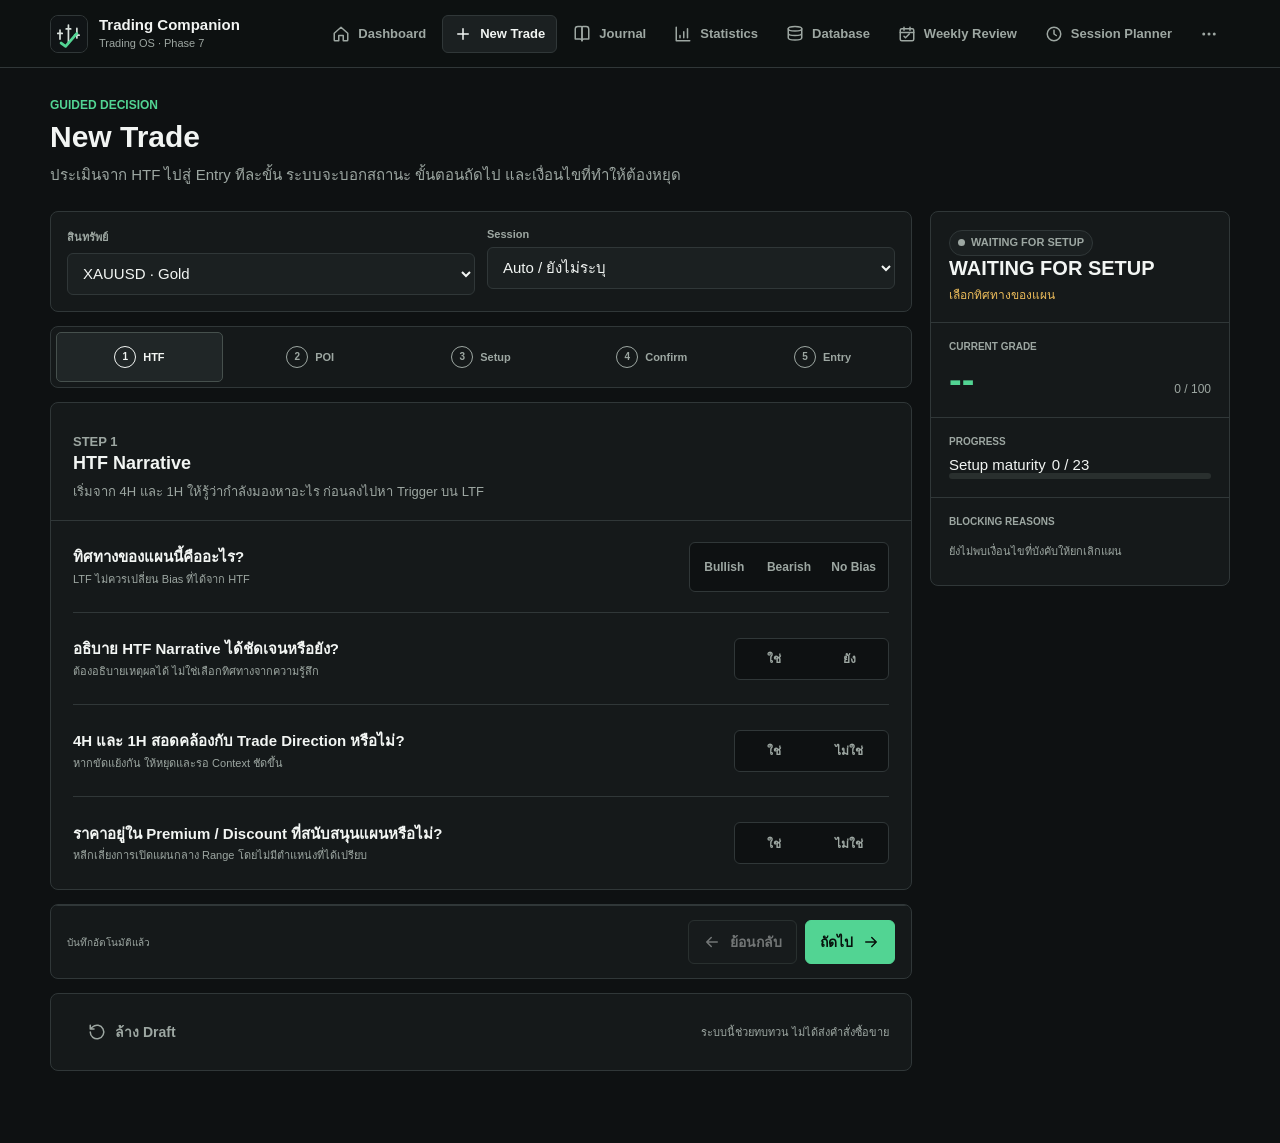
<file: trade.html>
<!doctype html>
<html lang="th">
<head>
  <meta charset="utf-8">
  <meta name="viewport" content="width=device-width, initial-scale=1">
  <meta name="theme-color" content="#0e1112">
  <meta name="apple-mobile-web-app-capable" content="yes">
  <meta name="apple-mobile-web-app-status-bar-style" content="black-translucent">
  <meta name="apple-mobile-web-app-title" content="Trading Companion">
  <title>New Trade | Trading Companion</title>
  <link rel="manifest" href="manifest.json">
  <link rel="icon" href="assets/app-icon.svg" type="image/svg+xml">
  <link rel="stylesheet" href="css/style.css">
  <link rel="stylesheet" href="css/wizard.css">
</head>
<body>
  <header class="topbar">
    <div class="topbar-inner">
      <a class="brand" href="index.html" aria-label="Trading Companion Dashboard">
        <img src="assets/app-icon.svg" alt="">
        <span class="brand-copy">
          <span class="brand-name">Trading Companion</span>
          <span class="brand-phase">Trading OS · Phase 7</span>
        </span>
      </a>

      <nav class="topnav" aria-label="เมนูหลัก">
        <a class="nav-link" href="index.html">
          <svg class="icon" aria-hidden="true"><use href="./assets/icons.svg#icon-home"></use></svg>
          Dashboard
        </a>
        <a class="nav-link" href="trade.html" aria-current="page">
          <svg class="icon" aria-hidden="true"><use href="./assets/icons.svg#icon-plus"></use></svg>
          New Trade
        </a>
        <a class="nav-link" href="journal.html">
          <svg class="icon" aria-hidden="true"><use href="./assets/icons.svg#icon-book-open"></use></svg>
          Journal
        </a>
        <a class="nav-link" href="stats.html">
          <svg class="icon" aria-hidden="true"><use href="./assets/icons.svg#icon-chart"></use></svg>
          Statistics
        </a>
        <a class="nav-link" href="database.html">
          <svg class="icon" aria-hidden="true"><use href="./assets/icons.svg#icon-database"></use></svg>
          Database
        </a>
        <a class="nav-link" href="weekly.html">
          <svg class="icon" aria-hidden="true"><use href="./assets/icons.svg#icon-calendar-check"></use></svg>
          Weekly Review
        </a>
        <a class="nav-link" href="planner.html">
          <svg class="icon" aria-hidden="true"><use href="./assets/icons.svg#icon-clock"></use></svg>
          Session Planner
        </a>
        <details class="topnav-more">
          <summary class="nav-link" title="More tools">
            <svg class="icon" aria-hidden="true"><use href="./assets/icons.svg#icon-more"></use></svg>
            <span class="sr-only">More tools</span>
          </summary>
          <div class="topnav-more-menu">
            <a class="nav-link" href="watchlist.html">
              <svg class="icon" aria-hidden="true"><use href="./assets/icons.svg#icon-eye"></use></svg>
              Watchlist
            </a>
            <a class="nav-link" href="checklist.html">
              <svg class="icon" aria-hidden="true"><use href="./assets/icons.svg#icon-list-checks"></use></svg>
              Classic Checklist
            </a>
          </div>
        </details>
      </nav>
    </div>
  </header>

  <main class="page-shell">
    <header class="page-heading">
      <p class="eyebrow">Guided decision</p>
      <h1>New Trade</h1>
      <p class="lede">ประเมินจาก HTF ไปสู่ Entry ทีละขั้น ระบบจะบอกสถานะ ขั้นตอนถัดไป และเงื่อนไขที่ทำให้ต้องหยุด</p>
    </header>

    <div class="wizard-shell">
      <div class="wizard-main">
        <section class="panel setup-meta" aria-label="ข้อมูล Setup">
          <div class="field">
            <label for="instrument">สินทรัพย์</label>
            <select id="instrument">
              <option value="XAUUSD">XAUUSD · Gold</option>
              <option value="BTCUSD">BTCUSD · Bitcoin</option>
              <option value="ETHUSD">ETHUSD · Ethereum</option>
              <option value="NAS100">NAS100 · Nasdaq</option>
              <option value="EURUSD">EURUSD</option>
            </select>
          </div>
          <div class="field">
            <label for="session">Session</label>
            <select id="session">
              <option value="auto">Auto / ยังไม่ระบุ</option>
              <option value="asia">Asia</option>
              <option value="london">London</option>
              <option value="new-york">New York</option>
            </select>
          </div>
        </section>

        <div class="panel step-tabs" role="tablist" aria-label="ขั้นตอนประเมิน">
          <button class="step-tab" type="button" role="tab" data-step="0" aria-selected="true">
            <span class="step-number">1</span><span class="step-label">HTF</span>
          </button>
          <button class="step-tab" type="button" role="tab" data-step="1" aria-selected="false">
            <span class="step-number">2</span><span class="step-label">POI</span>
          </button>
          <button class="step-tab" type="button" role="tab" data-step="2" aria-selected="false">
            <span class="step-number">3</span><span class="step-label">Setup</span>
          </button>
          <button class="step-tab" type="button" role="tab" data-step="3" aria-selected="false">
            <span class="step-number">4</span><span class="step-label">Confirm</span>
          </button>
          <button class="step-tab" type="button" role="tab" data-step="4" aria-selected="false">
            <span class="step-number">5</span><span class="step-label">Entry</span>
          </button>
        </div>

        <section class="panel step-panel" role="tabpanel" data-active="true">
          <header class="step-header">
            <p class="eyebrow">Step 1</p>
            <h2>HTF Narrative</h2>
            <p>เริ่มจาก 4H และ 1H ให้รู้ว่ากำลังมองหาอะไร ก่อนลงไปหา Trigger บน LTF</p>
          </header>
          <div class="decision-list">
            <div class="decision-row">
              <div>
                <span class="question-label">ทิศทางของแผนนี้คืออะไร?</span>
                <span class="question-help">LTF ไม่ควรเปลี่ยน Bias ที่ได้จาก HTF</span>
              </div>
              <div class="segment" data-options="3" aria-label="ทิศทาง">
                <button class="choice" type="button" data-field="direction" data-value="bullish" aria-pressed="false">Bullish</button>
                <button class="choice" type="button" data-field="direction" data-value="bearish" aria-pressed="false">Bearish</button>
                <button class="choice" type="button" data-field="direction" data-value="neutral" aria-pressed="false">No Bias</button>
              </div>
            </div>
            <div class="decision-row">
              <div>
                <span class="question-label">อธิบาย HTF Narrative ได้ชัดเจนหรือยัง?</span>
                <span class="question-help">ต้องอธิบายเหตุผลได้ ไม่ใช่เลือกทิศทางจากความรู้สึก</span>
              </div>
              <div class="choice-group">
                <button class="choice" type="button" data-answer-key="htfNarrative" data-value="yes" aria-pressed="false">ใช่</button>
                <button class="choice" type="button" data-answer-key="htfNarrative" data-value="no" aria-pressed="false">ยัง</button>
              </div>
            </div>
            <div class="decision-row">
              <div>
                <span class="question-label">4H และ 1H สอดคล้องกับ Trade Direction หรือไม่?</span>
                <span class="question-help">หากขัดแย้งกัน ให้หยุดและรอ Context ชัดขึ้น</span>
              </div>
              <div class="choice-group">
                <button class="choice" type="button" data-answer-key="htfAligned" data-value="yes" aria-pressed="false">ใช่</button>
                <button class="choice" type="button" data-answer-key="htfAligned" data-value="no" aria-pressed="false">ไม่ใช่</button>
              </div>
            </div>
            <div class="decision-row">
              <div>
                <span class="question-label">ราคาอยู่ใน Premium / Discount ที่สนับสนุนแผนหรือไม่?</span>
                <span class="question-help">หลีกเลี่ยงการเปิดแผนกลาง Range โดยไม่มีตำแหน่งที่ได้เปรียบ</span>
              </div>
              <div class="choice-group">
                <button class="choice" type="button" data-answer-key="priceLocation" data-value="yes" aria-pressed="false">ใช่</button>
                <button class="choice" type="button" data-answer-key="priceLocation" data-value="no" aria-pressed="false">ไม่ใช่</button>
              </div>
            </div>
          </div>
        </section>

        <section class="panel step-panel" role="tabpanel" data-active="false">
          <header class="step-header">
            <p class="eyebrow">Step 2</p>
            <h2>Point of Interest</h2>
            <p>แผนจะเริ่มทำงานเมื่อราคาเข้าใกล้ POI ที่กำหนดไว้และ POI ยังไม่ถูกทำลาย</p>
          </header>
          <div class="decision-list">
            <div class="decision-row">
              <div>
                <span class="question-label">มี HTF POI ที่ชัดเจนหรือไม่?</span>
                <span class="question-help">เช่น FVG, Order Block, Breaker หรือ Liquidity Area</span>
              </div>
              <div class="choice-group">
                <button class="choice" type="button" data-answer-key="poiPresent" data-value="yes" aria-pressed="false">มี</button>
                <button class="choice" type="button" data-answer-key="poiPresent" data-value="no" aria-pressed="false">ยังไม่มี</button>
              </div>
            </div>
            <div class="decision-row">
              <div>
                <span class="question-label">ราคาแตะหรือเข้าใกล้ POI แล้วหรือยัง?</span>
                <span class="question-help">หากยังไม่ถึง ให้รอโดยไม่ลดเงื่อนไขของแผน</span>
              </div>
              <div class="choice-group">
                <button class="choice" type="button" data-answer-key="poiReached" data-value="yes" aria-pressed="false">ถึงแล้ว</button>
                <button class="choice" type="button" data-answer-key="poiReached" data-value="no" aria-pressed="false">ยัง</button>
              </div>
            </div>
            <div class="decision-row">
              <div>
                <span class="question-label">POI ยัง Valid อยู่หรือไม่?</span>
                <span class="question-help">POI ที่ถูก Invalidate แล้วไม่ควรถูกใช้เพียงเพราะราคาเคยตอบสนอง</span>
              </div>
              <div class="choice-group">
                <button class="choice" type="button" data-answer-key="poiValid" data-value="yes" aria-pressed="false">Valid</button>
                <button class="choice" type="button" data-answer-key="poiValid" data-value="no" aria-pressed="false">Invalid</button>
              </div>
            </div>
            <div class="decision-row">
              <div>
                <span class="question-label">ยังไม่ไล่ราคาออกจาก POI ใช่หรือไม่?</span>
                <span class="question-help">หาก Move เกิดไปแล้ว ให้รอ Pullback หรือยกเลิก Setup</span>
              </div>
              <div class="choice-group">
                <button class="choice" type="button" data-answer-key="notChasing" data-value="yes" aria-pressed="false">ใช่</button>
                <button class="choice" type="button" data-answer-key="notChasing" data-value="no" aria-pressed="false">กำลังไล่</button>
              </div>
            </div>
          </div>
        </section>

        <section class="panel step-panel" role="tabpanel" data-active="false">
          <header class="step-header">
            <p class="eyebrow">Step 3</p>
            <h2>Setup Context</h2>
            <p>จำแนกว่าเป็น Reversal หรือ Continuation และกำหนดโครงสร้างกับ Liquidity ที่ต้องติดตาม</p>
          </header>
          <div class="decision-list">
            <div class="decision-row">
              <div>
                <span class="question-label">Setup นี้เป็นแบบใด?</span>
                <span class="question-help">ประเภท Setup จะเปลี่ยน Structure Confirmation ที่ต้องใช้</span>
              </div>
              <div class="segment" data-options="2" aria-label="ประเภท Setup">
                <button class="choice" type="button" data-field="setupType" data-value="reversal" aria-pressed="false">Reversal</button>
                <button class="choice" type="button" data-field="setupType" data-value="continuation" aria-pressed="false">Continuation</button>
              </div>
            </div>
            <div class="decision-row">
              <div>
                <span class="question-label">กำหนด LTF Structure ก่อนหน้าได้แล้วหรือยัง?</span>
                <span class="question-help">ต้องรู้ Swing และโครงสร้างที่ราคาจะต้องเปลี่ยนหรือทำต่อ</span>
              </div>
              <div class="choice-group">
                <button class="choice" type="button" data-answer-key="ltfMapped" data-value="yes" aria-pressed="false">ได้แล้ว</button>
                <button class="choice" type="button" data-answer-key="ltfMapped" data-value="no" aria-pressed="false">ยัง</button>
              </div>
            </div>
            <div class="decision-row">
              <div>
                <span class="question-label">มี Liquidity Target ที่เหมาะสมให้ราคา Sweep / Raid หรือไม่?</span>
                <span class="question-help">เช่น Session high/low, PDH/PDL, equal highs/lows</span>
              </div>
              <div class="choice-group">
                <button class="choice" type="button" data-answer-key="liquidityTarget" data-value="yes" aria-pressed="false">มี</button>
                <button class="choice" type="button" data-answer-key="liquidityTarget" data-value="no" aria-pressed="false">ยังไม่มี</button>
              </div>
            </div>
          </div>
        </section>

        <section class="panel step-panel" role="tabpanel" data-active="false">
          <header class="step-header">
            <p class="eyebrow">Step 4</p>
            <h2>Confirmation</h2>
            <p>Sweep, Structure และ CISD เกิดสลับลำดับกันได้ แต่ต้องอยู่ใน Context Window เดียวกัน</p>
          </header>
          <div class="decision-list">
            <div class="decision-row">
              <div>
                <span class="question-label">มี Liquidity Sweep / Raid ที่สนับสนุน Direction แล้วหรือยัง?</span>
                <span class="question-help">Sweep ควรเกิดใกล้ POI และสัมพันธ์กับแผนเดียวกัน</span>
              </div>
              <div class="choice-group">
                <button class="choice" type="button" data-answer-key="sweep" data-value="yes" aria-pressed="false">มีแล้ว</button>
                <button class="choice" type="button" data-answer-key="sweep" data-value="no" aria-pressed="false">ยัง</button>
              </div>
            </div>
            <div class="decision-row">
              <div>
                <span class="question-label" id="structureLabel">เกิด MSS / CHOCH ไปทางเดียวกับ Trade Direction แล้วหรือยัง?</span>
                <span class="question-help" id="structureHelp">Reversal ใช้ MSS หรือ CHOCH เพื่อยืนยันการเปลี่ยนทิศ</span>
              </div>
              <div class="choice-group">
                <button class="choice" type="button" data-answer-key="structureShift" data-value="yes" aria-pressed="false">เกิดแล้ว</button>
                <button class="choice" type="button" data-answer-key="structureShift" data-value="no" aria-pressed="false">ยัง</button>
              </div>
            </div>
            <div class="decision-row">
              <div>
                <span class="question-label">เกิด CISD ไปทางเดียวกับ Trade Direction แล้วหรือยัง?</span>
                <span class="question-help">CISD เพียงอย่างเดียวยังไม่พอ ต้องมี Context และ Follow-through</span>
              </div>
              <div class="choice-group">
                <button class="choice" type="button" data-answer-key="cisd" data-value="yes" aria-pressed="false">เกิดแล้ว</button>
                <button class="choice" type="button" data-answer-key="cisd" data-value="no" aria-pressed="false">ยัง</button>
              </div>
            </div>
            <div class="decision-row">
              <div>
                <span class="question-label">เหตุการณ์ทั้งหมดอยู่ใน Setup Window เดียวกันหรือไม่?</span>
                <span class="question-help">หากห่างกันจนเป็นคนละ Idea ต้องเริ่มประเมิน Context ใหม่</span>
              </div>
              <div class="choice-group">
                <button class="choice" type="button" data-answer-key="setupWindow" data-value="yes" aria-pressed="false">ใช่</button>
                <button class="choice" type="button" data-answer-key="setupWindow" data-value="no" aria-pressed="false">ไม่ใช่</button>
              </div>
            </div>
          </div>
        </section>

        <section class="panel step-panel" role="tabpanel" data-active="false">
          <header class="step-header">
            <p class="eyebrow">Step 5</p>
            <h2>Entry &amp; Risk</h2>
            <p>ยืนยัน Intent, Entry Zone และความเสี่ยงครั้งสุดท้ายก่อนบันทึกแผน</p>
          </header>
          <div class="decision-list">
            <div class="decision-row">
              <div><span class="question-label">มี Displacement ที่ชัดเจนหรือไม่?</span><span class="question-help">Body และ Range ควรขยายพร้อมปิดผ่าน Structure ที่เกี่ยวข้อง</span></div>
              <div class="choice-group"><button class="choice" type="button" data-answer-key="displacement" data-value="yes" aria-pressed="false">มี</button><button class="choice" type="button" data-answer-key="displacement" data-value="no" aria-pressed="false">ยังไม่มี</button></div>
            </div>
            <div class="decision-row">
              <div><span class="question-label">Displacement มี Follow-through และไม่ใช่เพียง News Wick ใช่หรือไม่?</span><span class="question-help">แท่งใหญ่ที่ไม่มีการไปต่อไม่ถือเป็น Strong Displacement</span></div>
              <div class="choice-group"><button class="choice" type="button" data-answer-key="displacementClean" data-value="yes" aria-pressed="false">ใช่</button><button class="choice" type="button" data-answer-key="displacementClean" data-value="no" aria-pressed="false">ไม่ใช่</button></div>
            </div>
            <div class="decision-row">
              <div><span class="question-label">Displacement สร้าง FVG ที่ยัง Valid หรือไม่?</span><span class="question-help">ใช้ FVG ที่เกิดจาก Intent เดียวกับ Setup เท่านั้น</span></div>
              <div class="choice-group"><button class="choice" type="button" data-answer-key="validFvg" data-value="yes" aria-pressed="false">Valid</button><button class="choice" type="button" data-answer-key="validFvg" data-value="no" aria-pressed="false">ยังไม่มี</button></div>
            </div>
            <div class="decision-row">
              <div><span class="question-label">ราคากลับมา Retrace เข้า Entry Zone แล้วหรือยัง?</span><span class="question-help">ไม่เข้าเทรดกลาง Move โดยไม่มี Pullback</span></div>
              <div class="choice-group"><button class="choice" type="button" data-answer-key="retrace" data-value="yes" aria-pressed="false">แล้ว</button><button class="choice" type="button" data-answer-key="retrace" data-value="no" aria-pressed="false">ยัง</button></div>
            </div>
            <div class="decision-row">
              <div><span class="question-label">มี Entry Trigger บน Execution TF หรือไม่?</span><span class="question-help">เช่น Sweep, MSS/BOS หรือ Reaction ที่กำหนดไว้ในแผน</span></div>
              <div class="choice-group"><button class="choice" type="button" data-answer-key="entryTrigger" data-value="yes" aria-pressed="false">มี</button><button class="choice" type="button" data-answer-key="entryTrigger" data-value="no" aria-pressed="false">ยังไม่มี</button></div>
            </div>
            <div class="decision-row">
              <div><span class="question-label">Stop Loss อยู่ที่จุดที่ Setup ถูก Invalidate จริงหรือไม่?</span><span class="question-help">SL ต้องสะท้อนความผิดของ Trade Idea ไม่ใช่แค่ระยะที่อยากเสีย</span></div>
              <div class="choice-group"><button class="choice" type="button" data-answer-key="slValid" data-value="yes" aria-pressed="false">ใช่</button><button class="choice" type="button" data-answer-key="slValid" data-value="no" aria-pressed="false">ไม่ใช่</button></div>
            </div>
            <div class="decision-row">
              <div><span class="question-label">RR ผ่านเกณฑ์ขั้นต่ำของแผนหรือไม่?</span><span class="question-help">ถ้า RR ไม่ผ่าน Setup ต้องเป็น NO TRADE แม้ Confirmation จะครบ</span></div>
              <div class="choice-group"><button class="choice" type="button" data-answer-key="rrValid" data-value="yes" aria-pressed="false">ผ่าน</button><button class="choice" type="button" data-answer-key="rrValid" data-value="no" aria-pressed="false">ไม่ผ่าน</button></div>
            </div>
            <div class="decision-row">
              <div><span class="question-label">การตัดสินใจครั้งนี้ปลอดจาก FOMO / Revenge Trade หรือไม่?</span><span class="question-help">ตอบตามจริง เพราะเงื่อนไขนี้มีสิทธิ์ยกเลิกแผนทันที</span></div>
              <div class="choice-group"><button class="choice" type="button" data-answer-key="emotionalClear" data-value="yes" aria-pressed="false">ปลอด</button><button class="choice" type="button" data-answer-key="emotionalClear" data-value="no" aria-pressed="false">ไม่ปลอด</button></div>
            </div>
            <fieldset class="trade-plan">
              <legend>Trade plan</legend>
              <p>กรอกราคาตามแผน ระบบจะคำนวณ Planned RR และตรวจตำแหน่ง SL/TP ตาม Direction</p>
              <div class="plan-grid">
                <div class="field">
                  <label for="entryPrice">Entry</label>
                  <input id="entryPrice" type="number" min="0" step="any" inputmode="decimal" placeholder="0.00">
                </div>
                <div class="field">
                  <label for="stopLossPrice">Stop Loss</label>
                  <input id="stopLossPrice" type="number" min="0" step="any" inputmode="decimal" placeholder="0.00">
                </div>
                <div class="field">
                  <label for="takeProfitPrice">Take Profit</label>
                  <input id="takeProfitPrice" type="number" min="0" step="any" inputmode="decimal" placeholder="0.00">
                </div>
              </div>
              <div class="plan-status" id="planStatus" data-valid="false">
                <svg class="icon" aria-hidden="true"><use href="./assets/icons.svg#icon-target"></use></svg>
                <span>กรอก Entry, Stop Loss และ Take Profit ให้ครบ</span>
              </div>
            </fieldset>
            <section class="score-breakdown" aria-labelledby="scoreBreakdownHeading">
              <header class="score-breakdown-header">
                <div>
                  <h3 id="scoreBreakdownHeading">Score breakdown</h3>
                  <span>คะแนนตามหมวดของ Rulebook</span>
                </div>
                <span class="score-profile" id="scoreProfile">score-v1</span>
              </header>
              <div class="score-breakdown-list" id="scoreBreakdownList"></div>
            </section>
            <div class="decision-row">
              <div class="field field-full">
                <label for="notes">Trade notes</label>
                <textarea id="notes" placeholder="HTF narrative, POI, ลำดับ Confirmation, Entry และเหตุผลที่ยกเลิก Setup..."></textarea>
              </div>
            </div>
          </div>
        </section>

        <footer class="wizard-controls panel">
          <div class="wizard-footer">
            <span class="save-state" id="saveState">บันทึกอัตโนมัติ</span>
            <div class="wizard-footer-group">
              <button class="button" id="backButton" type="button" disabled>
                <svg class="icon" aria-hidden="true"><use href="./assets/icons.svg#icon-arrow-left"></use></svg>
                <span>ย้อนกลับ</span>
              </button>
              <button class="button button-primary" id="nextButton" type="button">
                <span>ถัดไป</span>
                <svg class="icon" aria-hidden="true"><use href="./assets/icons.svg#icon-arrow-right"></use></svg>
              </button>
            </div>
          </div>
          <div class="lifecycle-actions" id="lifecycleActions" hidden>
            <button class="button lifecycle-button" id="waitButton" type="button" title="บันทึก Draft และกลับไป Dashboard">
              <svg class="icon" aria-hidden="true"><use href="./assets/icons.svg#icon-clock"></use></svg>
              <span>WAIT</span>
            </button>
            <button class="button lifecycle-button" id="skipButton" type="button" title="จบการประเมินโดยไม่เข้าเทรด">
              <svg class="icon" aria-hidden="true"><use href="./assets/icons.svg#icon-x"></use></svg>
              <span>SKIP</span>
            </button>
            <button class="button button-primary lifecycle-button" id="enteredButton" type="button" title="บันทึกเป็น Open Position" disabled>
              <svg class="icon" aria-hidden="true"><use href="./assets/icons.svg#icon-check"></use></svg>
              <span>ENTERED</span>
            </button>
          </div>
        </footer>

        <footer class="wizard-footer panel secondary-footer">
          <button class="button button-quiet button-danger" id="resetButton" type="button">
            <svg class="icon" aria-hidden="true"><use href="./assets/icons.svg#icon-rotate"></use></svg>
            ล้าง Draft
          </button>
          <span class="muted" style="font-size: 11px;">ระบบนี้ช่วยทบทวน ไม่ได้ส่งคำสั่งซื้อขาย</span>
        </footer>
      </div>

      <aside class="panel status-rail" aria-label="ผลการประเมินปัจจุบัน">
        <section class="rail-section">
          <span class="status-pill" id="railStatePill" data-state="waiting">
            <span class="status-dot"></span><span class="pill-copy">WAITING FOR SETUP</span>
          </span>
          <div class="rail-state" id="railState">WAITING FOR SETUP</div>
          <p class="rail-next" id="railNext">เลือกทิศทางของแผน</p>
        </section>
        <section class="rail-section">
          <div class="rail-label">Current grade</div>
          <div class="rail-score"><strong id="railGrade">--</strong><span id="railScore">0 / 100</span></div>
        </section>
        <section class="rail-section">
          <div class="rail-label">Progress</div>
          <div class="progress-copy"><span>Setup maturity</span><span id="railProgressCopy">0 / 23</span></div>
          <div class="progress-track"><div class="progress-value" id="railProgress"></div></div>
        </section>
        <section class="rail-section">
          <div class="rail-label">Blocking reasons</div>
          <ul class="blocking-list" id="blockerList"></ul>
        </section>
      </aside>
    </div>
  </main>

  <nav class="mobile-nav" aria-label="เมนูมือถือ">
    <a class="nav-link" href="index.html">
      <svg class="icon" aria-hidden="true"><use href="./assets/icons.svg#icon-home"></use></svg>
      Dashboard
    </a>
    <a class="nav-link" href="trade.html" aria-current="page">
      <svg class="icon" aria-hidden="true"><use href="./assets/icons.svg#icon-plus"></use></svg>
      New Trade
    </a>
    <a class="nav-link" href="journal.html">
      <svg class="icon" aria-hidden="true"><use href="./assets/icons.svg#icon-book-open"></use></svg>
      Journal
    </a>
    <a class="nav-link" href="stats.html">
      <svg class="icon" aria-hidden="true"><use href="./assets/icons.svg#icon-chart"></use></svg>
      Statistics
    </a>
    <details class="mobile-more">
      <summary class="nav-link">
        <svg class="icon" aria-hidden="true"><use href="./assets/icons.svg#icon-more"></use></svg>
        More
      </summary>
      <div class="mobile-more-menu">
        <a class="nav-link" href="database.html">
          <svg class="icon" aria-hidden="true"><use href="./assets/icons.svg#icon-database"></use></svg>
          Database
        </a>
        <a class="nav-link" href="weekly.html">
          <svg class="icon" aria-hidden="true"><use href="./assets/icons.svg#icon-calendar-check"></use></svg>
          Weekly Review
        </a>
        <a class="nav-link" href="planner.html">
          <svg class="icon" aria-hidden="true"><use href="./assets/icons.svg#icon-clock"></use></svg>
          Session Planner
        </a>
        <a class="nav-link" href="watchlist.html">
          <svg class="icon" aria-hidden="true"><use href="./assets/icons.svg#icon-eye"></use></svg>
          Watchlist
        </a>
        <a class="nav-link" href="checklist.html">
          <svg class="icon" aria-hidden="true"><use href="./assets/icons.svg#icon-list-checks"></use></svg>
          Classic Checklist
        </a>
      </div>
    </details>
  </nav>

  <script src="js/storage.js"></script>
  <script src="js/logic.js"></script>
  <script src="js/app.js"></script>
  <script src="js/trade.js"></script>
</body>
</html>
</file>
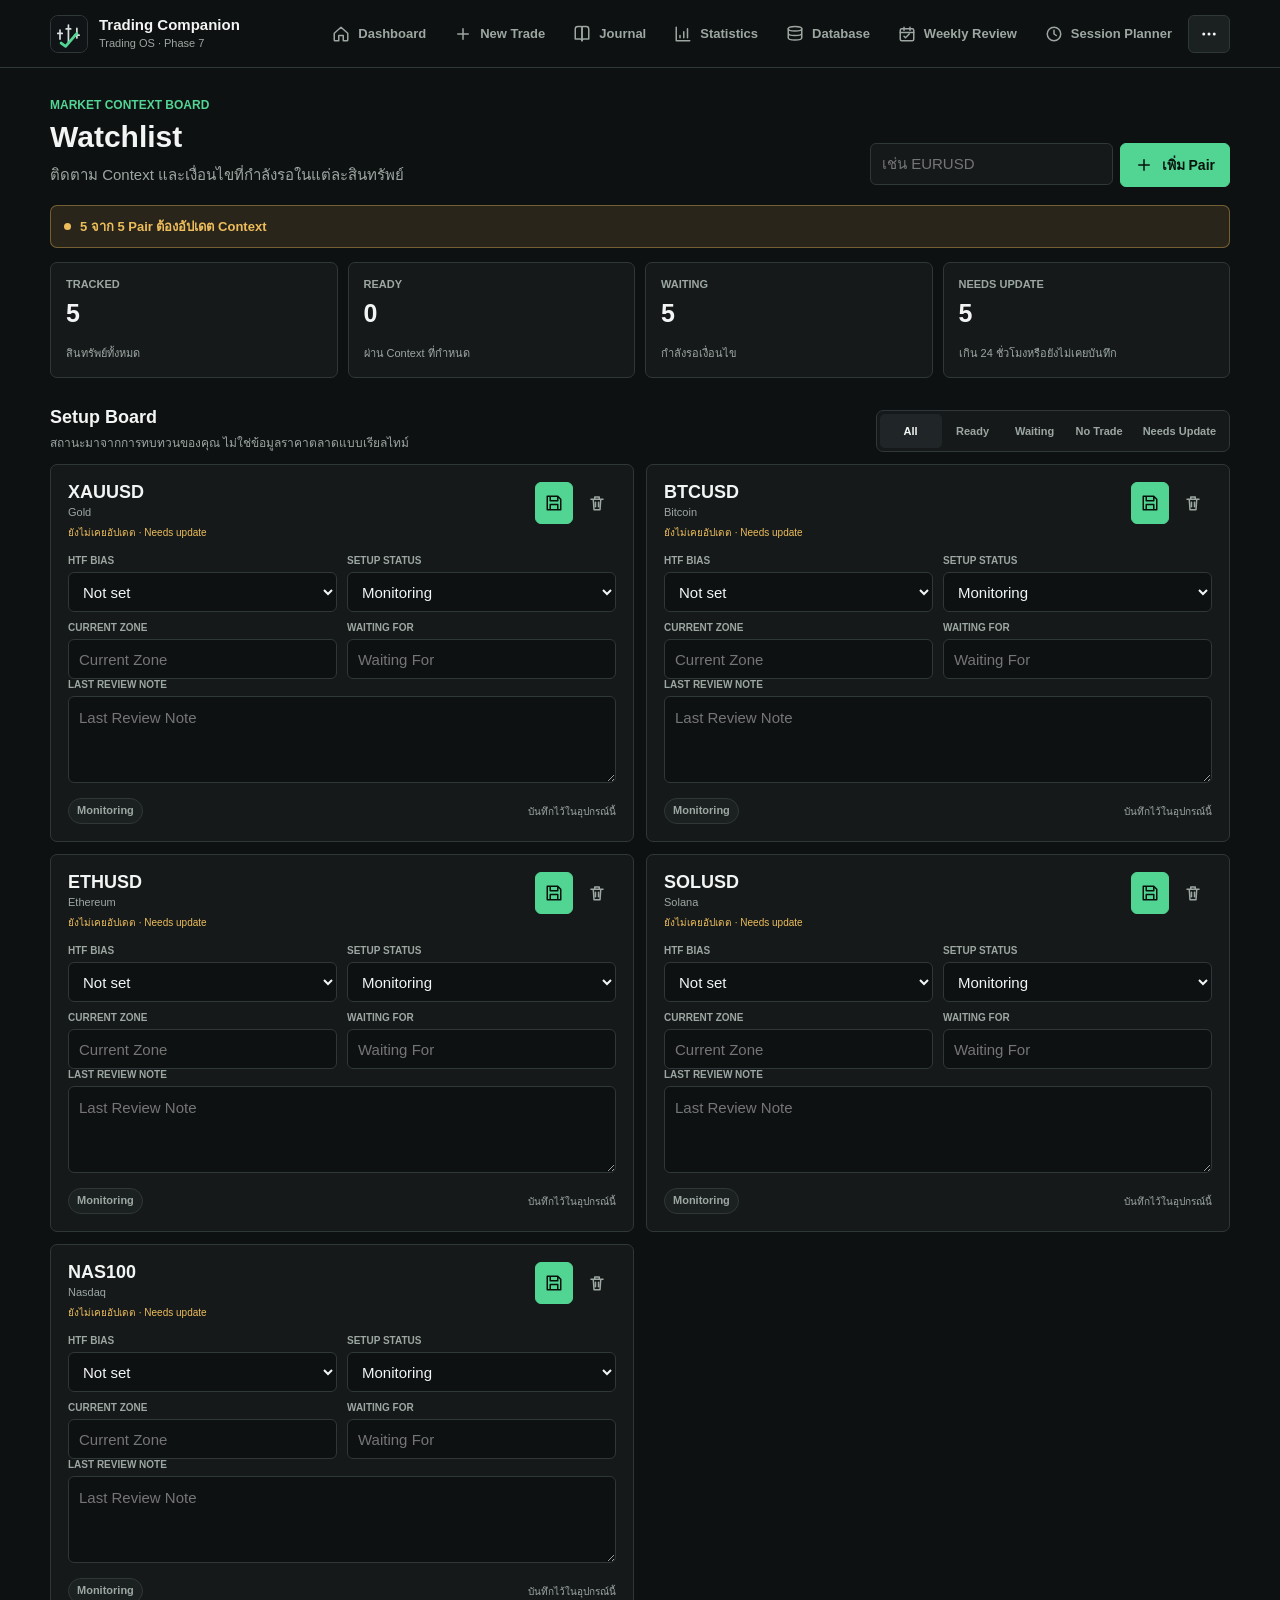
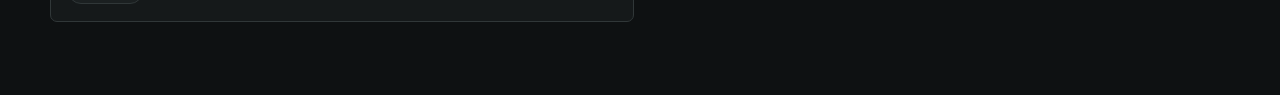
<file: watchlist.html>
<!doctype html>
<html lang="th">
<head>
  <meta charset="utf-8">
  <meta name="viewport" content="width=device-width, initial-scale=1">
  <meta name="theme-color" content="#0e1112">
  <meta name="apple-mobile-web-app-capable" content="yes">
  <meta name="apple-mobile-web-app-status-bar-style" content="black-translucent">
  <meta name="apple-mobile-web-app-title" content="Trading Companion">
  <title>Watchlist | Trading Companion</title>
  <link rel="manifest" href="manifest.json">
  <link rel="icon" href="assets/app-icon.svg" type="image/svg+xml">
  <link rel="stylesheet" href="css/style.css?v=0.7.0">
  <link rel="stylesheet" href="css/watchlist.css">
</head>
<body>
  <header class="topbar">
    <div class="topbar-inner">
      <a class="brand" href="index.html" aria-label="Trading Companion Dashboard">
        <img src="assets/app-icon.svg" alt="">
        <span class="brand-copy">
          <span class="brand-name">Trading Companion</span>
          <span class="brand-phase">Trading OS · Phase 7</span>
        </span>
      </a>

      <nav class="topnav" aria-label="เมนูหลัก">
        <a class="nav-link" href="index.html">
          <svg class="icon" aria-hidden="true"><use href="./assets/icons.svg#icon-home"></use></svg>
          Dashboard
        </a>
        <a class="nav-link" href="trade.html">
          <svg class="icon" aria-hidden="true"><use href="./assets/icons.svg#icon-plus"></use></svg>
          New Trade
        </a>
        <a class="nav-link" href="journal.html">
          <svg class="icon" aria-hidden="true"><use href="./assets/icons.svg#icon-book-open"></use></svg>
          Journal
        </a>
        <a class="nav-link" href="stats.html">
          <svg class="icon" aria-hidden="true"><use href="./assets/icons.svg#icon-chart"></use></svg>
          Statistics
        </a>
        <a class="nav-link" href="database.html">
          <svg class="icon" aria-hidden="true"><use href="./assets/icons.svg#icon-database"></use></svg>
          Database
        </a>
        <a class="nav-link" href="weekly.html">
          <svg class="icon" aria-hidden="true"><use href="./assets/icons.svg#icon-calendar-check"></use></svg>
          Weekly Review
        </a>
        <a class="nav-link" href="planner.html">
          <svg class="icon" aria-hidden="true"><use href="./assets/icons.svg#icon-clock"></use></svg>
          Session Planner
        </a>
        <details class="topnav-more">
          <summary class="nav-link" aria-current="page" title="More tools">
            <svg class="icon" aria-hidden="true"><use href="./assets/icons.svg#icon-more"></use></svg>
            <span class="sr-only">More tools</span>
          </summary>
          <div class="topnav-more-menu">
            <a class="nav-link" href="watchlist.html" aria-current="page">
              <svg class="icon" aria-hidden="true"><use href="./assets/icons.svg#icon-eye"></use></svg>
              Watchlist
            </a>
            <a class="nav-link" href="checklist.html">
              <svg class="icon" aria-hidden="true"><use href="./assets/icons.svg#icon-list-checks"></use></svg>
              Classic Checklist
            </a>
          </div>
        </details>
      </nav>
    </div>
  </header>

  <main class="page-shell">
    <header class="watchlist-heading">
      <div class="page-heading">
        <p class="eyebrow">Market context board</p>
        <h1>Watchlist</h1>
        <p class="lede">ติดตาม Context และเงื่อนไขที่กำลังรอในแต่ละสินทรัพย์</p>
      </div>
      <form class="watchlist-add-form" id="watchlistAddForm">
        <label class="sr-only" for="watchlistSymbol">เพิ่ม Symbol</label>
        <input id="watchlistSymbol" type="text" maxlength="20" autocomplete="off" placeholder="เช่น EURUSD" required>
        <button class="button button-primary" type="submit">
          <svg class="icon" aria-hidden="true"><use href="./assets/icons.svg#icon-plus"></use></svg>
          เพิ่ม Pair
        </button>
      </form>
    </header>

    <section class="watchlist-status-bar" id="watchlistStatusBar" data-state="waiting" aria-live="polite">
      <span class="status-dot"></span>
      <span id="watchlistStatusText">กำลังอ่าน Watchlist</span>
    </section>

    <section class="watchlist-metrics" aria-label="Watchlist summary">
      <article>
        <span>Tracked</span>
        <strong id="watchlistTracked">0</strong>
        <small>สินทรัพย์ทั้งหมด</small>
      </article>
      <article>
        <span>Ready</span>
        <strong id="watchlistReady">0</strong>
        <small>ผ่าน Context ที่กำหนด</small>
      </article>
      <article>
        <span>Waiting</span>
        <strong id="watchlistWaiting">0</strong>
        <small>กำลังรอเงื่อนไข</small>
      </article>
      <article>
        <span>Needs update</span>
        <strong id="watchlistStale">0</strong>
        <small>เกิน 24 ชั่วโมงหรือยังไม่เคยบันทึก</small>
      </article>
    </section>

    <section class="section watchlist-workspace" aria-labelledby="watchlistBoardHeading">
      <div class="watchlist-toolbar">
        <div>
          <h2 id="watchlistBoardHeading">Setup Board</h2>
          <p>สถานะมาจากการทบทวนของคุณ ไม่ใช่ข้อมูลราคาตลาดแบบเรียลไทม์</p>
        </div>
        <div class="watchlist-filters" role="group" aria-label="กรอง Watchlist">
          <button type="button" data-watch-filter="all" aria-pressed="true">All</button>
          <button type="button" data-watch-filter="ready" aria-pressed="false">Ready</button>
          <button type="button" data-watch-filter="waiting" aria-pressed="false">Waiting</button>
          <button type="button" data-watch-filter="no-trade" aria-pressed="false">No Trade</button>
          <button type="button" data-watch-filter="stale" aria-pressed="false">Needs Update</button>
        </div>
      </div>

      <div class="watchlist-grid" id="watchlistGrid"></div>
      <div class="panel watchlist-empty" id="watchlistEmpty" hidden>
        <div class="icon-box">
          <svg class="icon" aria-hidden="true"><use href="./assets/icons.svg#icon-eye"></use></svg>
        </div>
        <h3 id="watchlistEmptyTitle">ยังไม่มี Pair ใน Watchlist</h3>
        <p id="watchlistEmptyMessage">เพิ่ม Symbol ด้านบนเพื่อเริ่มติดตาม Context</p>
      </div>
    </section>

    <div class="watchlist-save-announcement" id="watchlistSaveAnnouncement" aria-live="polite"></div>
  </main>

  <nav class="mobile-nav" aria-label="เมนูมือถือ">
    <a class="nav-link" href="index.html">
      <svg class="icon" aria-hidden="true"><use href="./assets/icons.svg#icon-home"></use></svg>
      Dashboard
    </a>
    <a class="nav-link" href="trade.html">
      <svg class="icon" aria-hidden="true"><use href="./assets/icons.svg#icon-plus"></use></svg>
      New Trade
    </a>
    <a class="nav-link" href="journal.html">
      <svg class="icon" aria-hidden="true"><use href="./assets/icons.svg#icon-book-open"></use></svg>
      Journal
    </a>
    <a class="nav-link" href="stats.html">
      <svg class="icon" aria-hidden="true"><use href="./assets/icons.svg#icon-chart"></use></svg>
      Statistics
    </a>
    <details class="mobile-more">
      <summary class="nav-link" aria-current="page">
        <svg class="icon" aria-hidden="true"><use href="./assets/icons.svg#icon-more"></use></svg>
        More
      </summary>
      <div class="mobile-more-menu">
        <a class="nav-link" href="database.html">
          <svg class="icon" aria-hidden="true"><use href="./assets/icons.svg#icon-database"></use></svg>
          Database
        </a>
        <a class="nav-link" href="weekly.html">
          <svg class="icon" aria-hidden="true"><use href="./assets/icons.svg#icon-calendar-check"></use></svg>
          Weekly Review
        </a>
        <a class="nav-link" href="planner.html">
          <svg class="icon" aria-hidden="true"><use href="./assets/icons.svg#icon-clock"></use></svg>
          Session Planner
        </a>
        <a class="nav-link" href="watchlist.html" aria-current="page">
          <svg class="icon" aria-hidden="true"><use href="./assets/icons.svg#icon-eye"></use></svg>
          Watchlist
        </a>
        <a class="nav-link" href="checklist.html">
          <svg class="icon" aria-hidden="true"><use href="./assets/icons.svg#icon-list-checks"></use></svg>
          Classic Checklist
        </a>
      </div>
    </details>
  </nav>

  <script src="js/storage.js?v=0.7.0"></script>
  <script src="js/app.js"></script>
  <script src="js/watchlist.js"></script>
</body>
</html>
</file>
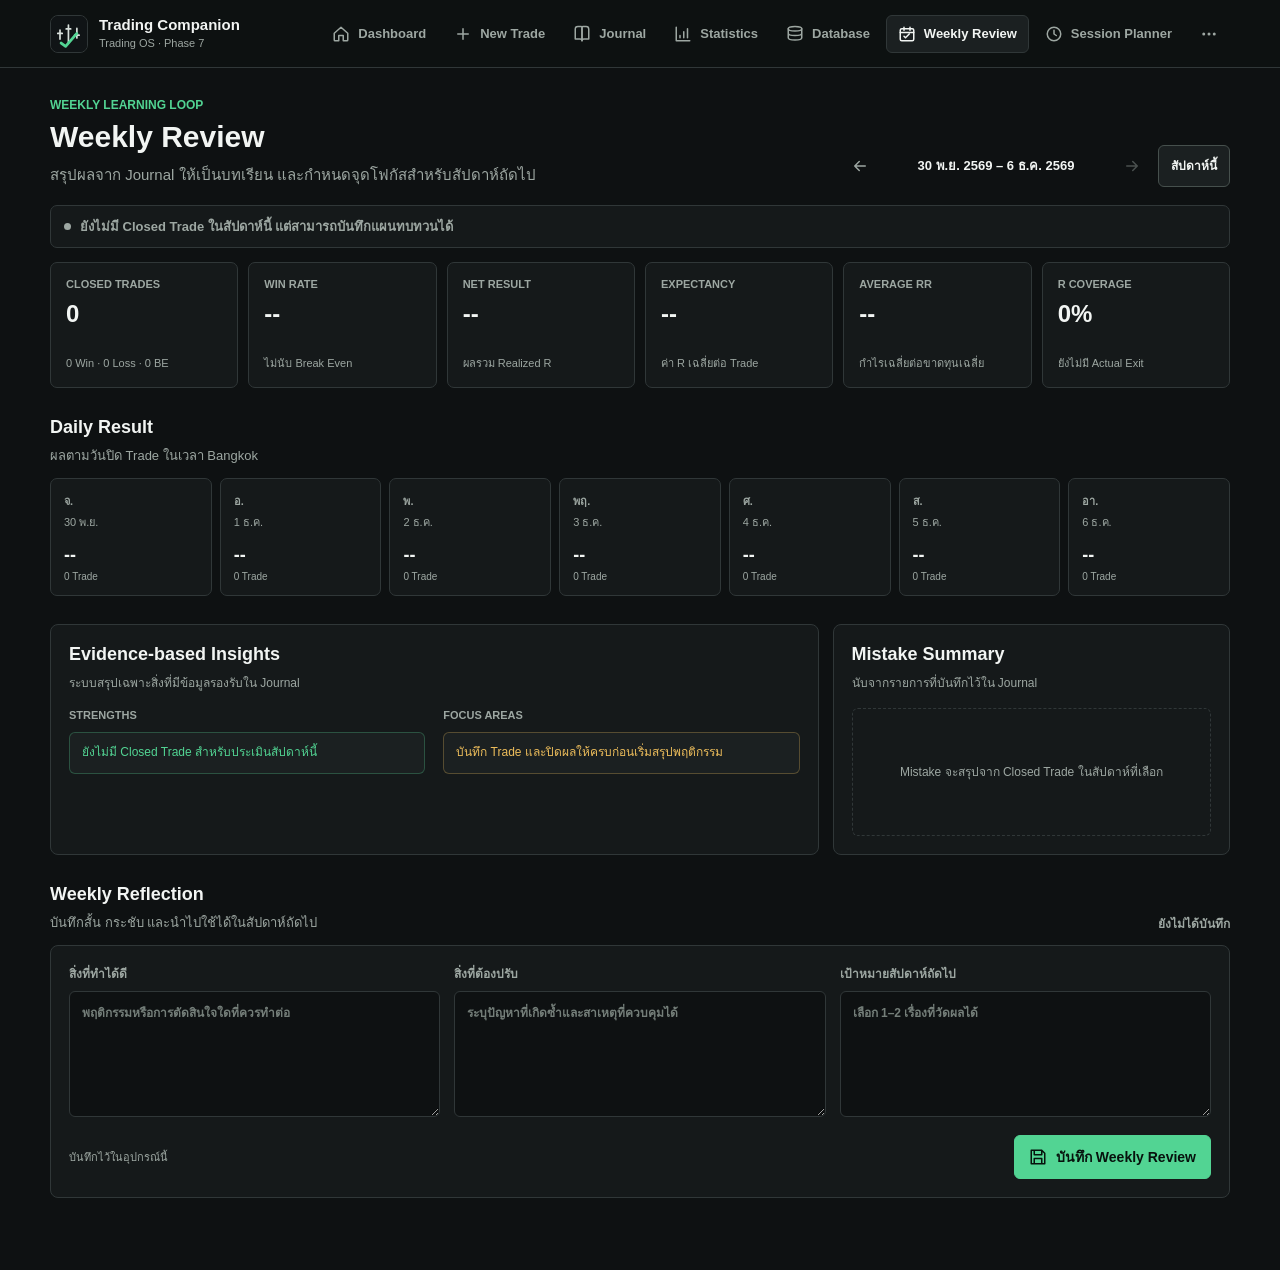
<file: weekly.html>
<!doctype html>
<html lang="th">
<head>
  <meta charset="utf-8">
  <meta name="viewport" content="width=device-width, initial-scale=1">
  <meta name="theme-color" content="#0e1112">
  <meta name="apple-mobile-web-app-capable" content="yes">
  <meta name="apple-mobile-web-app-status-bar-style" content="black-translucent">
  <meta name="apple-mobile-web-app-title" content="Trading Companion">
  <title>Weekly Review | Trading Companion</title>
  <link rel="manifest" href="manifest.json">
  <link rel="icon" href="assets/app-icon.svg" type="image/svg+xml">
  <link rel="stylesheet" href="css/style.css?v=0.7.0">
  <link rel="stylesheet" href="css/weekly.css">
</head>
<body>
  <header class="topbar">
    <div class="topbar-inner">
      <a class="brand" href="index.html" aria-label="Trading Companion Dashboard">
        <img src="assets/app-icon.svg" alt="">
        <span class="brand-copy">
          <span class="brand-name">Trading Companion</span>
          <span class="brand-phase">Trading OS · Phase 7</span>
        </span>
      </a>

      <nav class="topnav" aria-label="เมนูหลัก">
        <a class="nav-link" href="index.html">
          <svg class="icon" aria-hidden="true"><use href="./assets/icons.svg#icon-home"></use></svg>
          Dashboard
        </a>
        <a class="nav-link" href="trade.html">
          <svg class="icon" aria-hidden="true"><use href="./assets/icons.svg#icon-plus"></use></svg>
          New Trade
        </a>
        <a class="nav-link" href="journal.html">
          <svg class="icon" aria-hidden="true"><use href="./assets/icons.svg#icon-book-open"></use></svg>
          Journal
        </a>
        <a class="nav-link" href="stats.html">
          <svg class="icon" aria-hidden="true"><use href="./assets/icons.svg#icon-chart"></use></svg>
          Statistics
        </a>
        <a class="nav-link" href="database.html">
          <svg class="icon" aria-hidden="true"><use href="./assets/icons.svg#icon-database"></use></svg>
          Database
        </a>
        <a class="nav-link" href="weekly.html" aria-current="page">
          <svg class="icon" aria-hidden="true"><use href="./assets/icons.svg#icon-calendar-check"></use></svg>
          Weekly Review
        </a>
        <a class="nav-link" href="planner.html">
          <svg class="icon" aria-hidden="true"><use href="./assets/icons.svg#icon-clock"></use></svg>
          Session Planner
        </a>
        <details class="topnav-more">
          <summary class="nav-link" title="More tools">
            <svg class="icon" aria-hidden="true"><use href="./assets/icons.svg#icon-more"></use></svg>
            <span class="sr-only">More tools</span>
          </summary>
          <div class="topnav-more-menu">
            <a class="nav-link" href="watchlist.html">
              <svg class="icon" aria-hidden="true"><use href="./assets/icons.svg#icon-eye"></use></svg>
              Watchlist
            </a>
            <a class="nav-link" href="checklist.html">
              <svg class="icon" aria-hidden="true"><use href="./assets/icons.svg#icon-list-checks"></use></svg>
              Classic Checklist
            </a>
          </div>
        </details>
      </nav>
    </div>
  </header>

  <main class="page-shell">
    <header class="weekly-heading">
      <div class="page-heading">
        <p class="eyebrow">Weekly learning loop</p>
        <h1>Weekly Review</h1>
        <p class="lede">สรุปผลจาก Journal ให้เป็นบทเรียน และกำหนดจุดโฟกัสสำหรับสัปดาห์ถัดไป</p>
      </div>
      <div class="week-controls" aria-label="เลือกสัปดาห์">
        <button class="button button-quiet week-icon-button" id="previousWeek" type="button" title="สัปดาห์ก่อน">
          <svg class="icon" aria-hidden="true"><use href="./assets/icons.svg#icon-arrow-left"></use></svg>
          <span class="sr-only">สัปดาห์ก่อน</span>
        </button>
        <strong class="week-label" id="weekLabel">--</strong>
        <button class="button button-quiet week-icon-button" id="nextWeek" type="button" title="สัปดาห์ถัดไป">
          <svg class="icon" aria-hidden="true"><use href="./assets/icons.svg#icon-arrow-right"></use></svg>
          <span class="sr-only">สัปดาห์ถัดไป</span>
        </button>
        <button class="button week-current-button" id="currentWeek" type="button">สัปดาห์นี้</button>
      </div>
    </header>

    <section class="data-status" id="weeklyStatus" data-state="waiting" aria-live="polite">
      <span class="status-dot"></span>
      <span id="weeklyStatusText">กำลังอ่านข้อมูล Journal</span>
    </section>

    <section class="weekly-metrics" aria-label="สรุปผลรายสัปดาห์">
      <article>
        <span>Closed trades</span>
        <strong id="weeklyTrades">0</strong>
        <small id="weeklyOutcomeNote">ยังไม่มีผลลัพธ์</small>
      </article>
      <article>
        <span>Win rate</span>
        <strong id="weeklyWinRate">--</strong>
        <small>ไม่นับ Break Even</small>
      </article>
      <article>
        <span>Net result</span>
        <strong id="weeklyNetR">--</strong>
        <small>ผลรวม Realized R</small>
      </article>
      <article>
        <span>Expectancy</span>
        <strong id="weeklyExpectancy">--</strong>
        <small>ค่า R เฉลี่ยต่อ Trade</small>
      </article>
      <article>
        <span>Average RR</span>
        <strong id="weeklyAverageRr">--</strong>
        <small>กำไรเฉลี่ยต่อขาดทุนเฉลี่ย</small>
      </article>
      <article>
        <span>R coverage</span>
        <strong id="weeklyCoverage">0%</strong>
        <small id="weeklyCoverageNote">ยังไม่มี Actual Exit</small>
      </article>
    </section>

    <section class="section" aria-labelledby="dailyHeading">
      <div class="section-heading">
        <div>
          <h2 id="dailyHeading">Daily Result</h2>
          <p>ผลตามวันปิด Trade ในเวลา Bangkok</p>
        </div>
      </div>
      <div class="weekly-days" id="weeklyDays"></div>
    </section>

    <section class="weekly-analysis section" aria-label="บทวิเคราะห์รายสัปดาห์">
      <article class="panel weekly-insights">
        <div class="weekly-panel-heading">
          <div>
            <h2>Evidence-based Insights</h2>
            <p>ระบบสรุปเฉพาะสิ่งที่มีข้อมูลรองรับใน Journal</p>
          </div>
        </div>
        <div class="insight-columns">
          <section>
            <h3>Strengths</h3>
            <ul class="insight-list" id="weeklyStrengths"></ul>
          </section>
          <section>
            <h3>Focus Areas</h3>
            <ul class="insight-list" id="weeklyFocusAreas"></ul>
          </section>
        </div>
      </article>

      <article class="panel weekly-mistakes">
        <div class="weekly-panel-heading">
          <div>
            <h2>Mistake Summary</h2>
            <p>นับจากรายการที่บันทึกไว้ใน Journal</p>
          </div>
        </div>
        <div class="mistake-list" id="weeklyMistakes"></div>
      </article>
    </section>

    <section class="section" aria-labelledby="reflectionHeading">
      <div class="section-heading">
        <div>
          <h2 id="reflectionHeading">Weekly Reflection</h2>
          <p>บันทึกสั้น กระชับ และนำไปใช้ได้ในสัปดาห์ถัดไป</p>
        </div>
        <span class="save-state" id="weeklySaveState" aria-live="polite">ยังไม่ได้บันทึก</span>
      </div>

      <form class="panel weekly-form" id="weeklyReviewForm">
        <label>
          <span>สิ่งที่ทำได้ดี</span>
          <textarea id="weeklyStrengthsInput" name="strengths" rows="4" maxlength="2000" placeholder="พฤติกรรมหรือการตัดสินใจใดที่ควรทำต่อ"></textarea>
        </label>
        <label>
          <span>สิ่งที่ต้องปรับ</span>
          <textarea id="weeklyImprovementsInput" name="improvements" rows="4" maxlength="2000" placeholder="ระบุปัญหาที่เกิดซ้ำและสาเหตุที่ควบคุมได้"></textarea>
        </label>
        <label>
          <span>เป้าหมายสัปดาห์ถัดไป</span>
          <textarea id="weeklyNextFocusInput" name="nextFocus" rows="4" maxlength="2000" placeholder="เลือก 1–2 เรื่องที่วัดผลได้"></textarea>
        </label>
        <div class="weekly-form-actions">
          <span id="weeklyUpdatedAt">บันทึกไว้ในอุปกรณ์นี้</span>
          <button class="button button-primary" type="submit">
            <svg class="icon" aria-hidden="true"><use href="./assets/icons.svg#icon-save"></use></svg>
            บันทึก Weekly Review
          </button>
        </div>
      </form>
    </section>
  </main>

  <nav class="mobile-nav" aria-label="เมนูมือถือ">
    <a class="nav-link" href="index.html">
      <svg class="icon" aria-hidden="true"><use href="./assets/icons.svg#icon-home"></use></svg>
      Dashboard
    </a>
    <a class="nav-link" href="trade.html">
      <svg class="icon" aria-hidden="true"><use href="./assets/icons.svg#icon-plus"></use></svg>
      New Trade
    </a>
    <a class="nav-link" href="journal.html">
      <svg class="icon" aria-hidden="true"><use href="./assets/icons.svg#icon-book-open"></use></svg>
      Journal
    </a>
    <a class="nav-link" href="stats.html">
      <svg class="icon" aria-hidden="true"><use href="./assets/icons.svg#icon-chart"></use></svg>
      Statistics
    </a>
    <details class="mobile-more">
      <summary class="nav-link" aria-current="page">
        <svg class="icon" aria-hidden="true"><use href="./assets/icons.svg#icon-more"></use></svg>
        More
      </summary>
      <div class="mobile-more-menu">
        <a class="nav-link" href="database.html">
          <svg class="icon" aria-hidden="true"><use href="./assets/icons.svg#icon-database"></use></svg>
          Database
        </a>
        <a class="nav-link" href="weekly.html" aria-current="page">
          <svg class="icon" aria-hidden="true"><use href="./assets/icons.svg#icon-calendar-check"></use></svg>
          Weekly Review
        </a>
        <a class="nav-link" href="planner.html">
          <svg class="icon" aria-hidden="true"><use href="./assets/icons.svg#icon-clock"></use></svg>
          Session Planner
        </a>
        <a class="nav-link" href="watchlist.html">
          <svg class="icon" aria-hidden="true"><use href="./assets/icons.svg#icon-eye"></use></svg>
          Watchlist
        </a>
        <a class="nav-link" href="checklist.html">
          <svg class="icon" aria-hidden="true"><use href="./assets/icons.svg#icon-list-checks"></use></svg>
          Classic Checklist
        </a>
      </div>
    </details>
  </nav>

  <script src="js/storage.js?v=0.7.0"></script>
  <script src="js/app.js"></script>
  <script src="js/weekly.js"></script>
</body>
</html>
</file>
<file: css/style.css>
:root {
  color-scheme: dark;
  --bg: #0e1112;
  --surface: #15191a;
  --surface-raised: #1b2021;
  --surface-soft: #202627;
  --text: #f2f5f3;
  --muted: #9da7a2;
  --line: #303738;
  --line-strong: #46504d;
  --green: #52d493;
  --green-soft: rgba(82, 212, 147, 0.12);
  --amber: #edbd5b;
  --amber-soft: rgba(237, 189, 91, 0.12);
  --red: #ff7474;
  --red-soft: rgba(255, 116, 116, 0.12);
  --cyan: #65c8d0;
  --cyan-soft: rgba(101, 200, 208, 0.12);
  --focus: #f4d88a;
  --header-height: 68px;
  font-family: Inter, ui-sans-serif, -apple-system, BlinkMacSystemFont, "Segoe UI", sans-serif;
}

* {
  box-sizing: border-box;
}

[hidden] {
  display: none !important;
}

html {
  background: var(--bg);
  scroll-behavior: smooth;
}

body {
  min-width: 320px;
  min-height: 100vh;
  margin: 0;
  background: var(--bg);
  color: var(--text);
  font-size: 15px;
  letter-spacing: 0;
}

button,
input,
select,
textarea {
  font: inherit;
  letter-spacing: 0;
}

button,
a,
select {
  -webkit-tap-highlight-color: transparent;
}

button,
a {
  touch-action: manipulation;
}

a {
  color: inherit;
  text-decoration: none;
}

button {
  color: inherit;
}

button:focus-visible,
a:focus-visible,
select:focus-visible,
textarea:focus-visible {
  outline: 3px solid var(--focus);
  outline-offset: 2px;
}

.icon {
  width: 18px;
  height: 18px;
  flex: 0 0 auto;
  fill: none;
  stroke: currentColor;
  stroke-width: 2;
  stroke-linecap: round;
  stroke-linejoin: round;
}

.topbar {
  position: sticky;
  top: 0;
  z-index: 20;
  height: var(--header-height);
  border-bottom: 1px solid var(--line);
  background: rgba(14, 17, 18, 0.94);
  backdrop-filter: blur(14px);
}

.topbar-inner {
  width: min(1180px, calc(100% - 32px));
  height: 100%;
  margin: 0 auto;
  display: flex;
  align-items: center;
  justify-content: space-between;
  gap: 24px;
}

.brand {
  display: inline-flex;
  align-items: center;
  min-width: 0;
  gap: 11px;
}

.brand img {
  width: 38px;
  height: 38px;
  border: 1px solid var(--line);
  border-radius: 8px;
}

.brand-copy {
  min-width: 0;
}

.brand-name {
  display: block;
  overflow: hidden;
  color: var(--text);
  font-size: 15px;
  font-weight: 750;
  line-height: 1.2;
  text-overflow: ellipsis;
  white-space: nowrap;
}

.brand-phase {
  display: block;
  margin-top: 3px;
  color: var(--muted);
  font-size: 11px;
  line-height: 1.2;
}

.topnav {
  display: flex;
  align-items: center;
  gap: 4px;
}

.nav-link {
  min-height: 38px;
  padding: 9px 11px;
  border: 1px solid transparent;
  border-radius: 6px;
  color: var(--muted);
  display: inline-flex;
  align-items: center;
  gap: 8px;
  font-size: 13px;
  font-weight: 650;
}

.nav-link:hover {
  background: var(--surface);
  color: var(--text);
}

.nav-link[aria-current="page"] {
  border-color: var(--line);
  background: var(--surface-raised);
  color: var(--text);
}

.page-shell {
  width: min(1180px, calc(100% - 32px));
  margin: 0 auto;
  padding: 30px 0 72px;
}

.page-heading {
  margin-bottom: 24px;
}

.eyebrow {
  margin: 0 0 8px;
  color: var(--green);
  font-size: 12px;
  font-weight: 800;
  text-transform: uppercase;
}

h1,
h2,
h3,
p {
  margin-top: 0;
}

h1 {
  margin-bottom: 8px;
  font-size: 30px;
  line-height: 1.16;
}

h2 {
  margin-bottom: 6px;
  font-size: 18px;
  line-height: 1.3;
}

h3 {
  margin-bottom: 5px;
  font-size: 15px;
  line-height: 1.35;
}

.lede,
.muted {
  color: var(--muted);
}

.lede {
  max-width: 660px;
  margin-bottom: 0;
  line-height: 1.6;
}

.section {
  margin-top: 28px;
}

.section-heading {
  margin-bottom: 12px;
  display: flex;
  align-items: flex-end;
  justify-content: space-between;
  gap: 16px;
}

.section-heading p {
  margin: 0;
  color: var(--muted);
  font-size: 13px;
}

.panel {
  border: 1px solid var(--line);
  border-radius: 8px;
  background: var(--surface);
}

.button {
  min-height: 42px;
  padding: 10px 14px;
  border: 1px solid var(--line-strong);
  border-radius: 6px;
  background: var(--surface-raised);
  display: inline-flex;
  align-items: center;
  justify-content: center;
  gap: 9px;
  color: var(--text);
  font-size: 14px;
  font-weight: 750;
  cursor: pointer;
}

.button:hover {
  border-color: var(--muted);
  background: var(--surface-soft);
}

.button-primary {
  border-color: var(--green);
  background: var(--green);
  color: #07120d;
}

.button-primary:hover {
  border-color: #75e4ac;
  background: #75e4ac;
}

.button-danger {
  border-color: rgba(255, 116, 116, 0.42);
  color: var(--red);
}

.button-quiet {
  border-color: transparent;
  background: transparent;
  color: var(--muted);
}

.button-quiet:hover {
  border-color: var(--line);
  color: var(--text);
}

.button:disabled {
  cursor: not-allowed;
  opacity: 0.42;
}

.button-full {
  width: 100%;
}

.status-pill {
  width: fit-content;
  max-width: 100%;
  padding: 5px 8px;
  border: 1px solid var(--line);
  border-radius: 999px;
  background: var(--surface-raised);
  color: var(--muted);
  display: inline-flex;
  align-items: center;
  gap: 6px;
  font-size: 11px;
  font-weight: 800;
  line-height: 1.25;
}

.status-pill[data-state="ready"] {
  border-color: rgba(82, 212, 147, 0.45);
  background: var(--green-soft);
  color: var(--green);
}

.status-pill[data-state="developing"] {
  border-color: rgba(237, 189, 91, 0.45);
  background: var(--amber-soft);
  color: var(--amber);
}

.status-pill[data-state="open"] {
  border-color: rgba(101, 200, 208, 0.45);
  background: var(--cyan-soft);
  color: var(--cyan);
}

.status-pill[data-state="no-trade"] {
  border-color: rgba(255, 116, 116, 0.45);
  background: var(--red-soft);
  color: var(--red);
}

.status-dot {
  width: 7px;
  height: 7px;
  border-radius: 50%;
  background: currentColor;
}

.progress-track {
  width: 100%;
  height: 6px;
  overflow: hidden;
  border-radius: 999px;
  background: #292f2e;
}

.progress-value {
  width: 0;
  height: 100%;
  border-radius: inherit;
  background: var(--green);
  transition: width 180ms ease;
}

.empty-state {
  min-height: 190px;
  padding: 28px;
  display: grid;
  place-items: center;
  text-align: center;
}

.empty-state .icon-box {
  width: 42px;
  height: 42px;
  margin: 0 auto 13px;
  border: 1px solid var(--line);
  border-radius: 7px;
  background: var(--surface-raised);
  display: grid;
  place-items: center;
  color: var(--muted);
}

.empty-state p {
  max-width: 380px;
  margin: 6px auto 18px;
  color: var(--muted);
  line-height: 1.55;
}

.mobile-nav {
  display: none;
}

.mobile-more {
  position: relative;
  min-width: 0;
}

.mobile-more summary {
  list-style: none;
  cursor: pointer;
}

.mobile-more summary::-webkit-details-marker {
  display: none;
}

.mobile-more-menu {
  position: absolute;
  right: 0;
  bottom: calc(100% + 14px);
  width: min(230px, calc(100vw - 24px));
  padding: 6px;
  border: 1px solid var(--line-strong);
  border-radius: 8px;
  background: var(--surface-raised);
  box-shadow: 0 18px 44px rgba(0, 0, 0, 0.38);
}

.mobile-more-menu .nav-link {
  width: 100%;
  min-height: 44px;
  padding: 10px;
  flex-direction: row;
  justify-content: flex-start;
  gap: 9px;
  font-size: 12px;
}

.sr-only {
  position: absolute;
  width: 1px;
  height: 1px;
  padding: 0;
  overflow: hidden;
  clip: rect(0, 0, 0, 0);
  white-space: nowrap;
  border: 0;
}

@media (max-width: 980px) and (min-width: 721px) {
  .topnav .nav-link {
    padding-right: 7px;
    padding-left: 7px;
    gap: 6px;
    font-size: 12px;
  }

  .topnav .nav-secondary {
    display: none;
  }
}

@media (max-width: 840px) {
  :root {
    --header-height: 60px;
  }

  body {
    padding-bottom: 67px;
  }

  .topbar-inner,
  .page-shell {
    width: min(100% - 24px, 1180px);
  }

  .topnav {
    display: none;
  }

  .brand img {
    width: 34px;
    height: 34px;
  }

  .page-shell {
    padding-top: 22px;
    padding-bottom: 34px;
  }

  .page-heading {
    margin-bottom: 20px;
  }

  h1 {
    font-size: 25px;
  }

  .section {
    margin-top: 22px;
  }

  .section-heading {
    align-items: flex-start;
    flex-direction: column;
    gap: 4px;
  }

  .mobile-nav {
    position: fixed;
    right: 0;
    bottom: 0;
    left: 0;
    z-index: 30;
    min-height: 64px;
    padding: 7px max(12px, env(safe-area-inset-right)) max(7px, env(safe-area-inset-bottom)) max(12px, env(safe-area-inset-left));
    border-top: 1px solid var(--line);
    background: rgba(14, 17, 18, 0.97);
    display: grid;
    grid-template-columns: repeat(5, 1fr);
    backdrop-filter: blur(14px);
  }

  .mobile-nav .nav-link {
    min-height: 48px;
    min-width: 0;
    padding: 5px 3px;
    flex-direction: column;
    gap: 3px;
    font-size: 10px;
    white-space: nowrap;
  }

  .mobile-more > summary.nav-link {
    width: 100%;
  }

  .mobile-more[open] > summary.nav-link,
  .mobile-more > summary.nav-link[aria-current="page"] {
    border-color: var(--line);
    background: var(--surface-raised);
    color: var(--text);
  }
}

@media (prefers-reduced-motion: reduce) {
  *,
  *::before,
  *::after {
    scroll-behavior: auto !important;
    transition-duration: 0.01ms !important;
  }
}
</file>
<file: css/database.css>
.database-metrics {
  margin-bottom: 18px;
  display: grid;
  grid-template-columns: repeat(4, minmax(0, 1fr));
  gap: 10px;
}

.database-metrics article {
  min-width: 0;
  min-height: 100px;
  padding: 15px;
  border: 1px solid var(--line);
  border-radius: 7px;
  background: var(--surface);
}

.database-metrics span {
  display: block;
  color: var(--muted);
  font-size: 10px;
  font-weight: 750;
  text-transform: uppercase;
}

.database-metrics strong {
  display: block;
  margin-top: 13px;
  font-size: 25px;
  line-height: 1;
}

.database-toolbar {
  padding: 18px;
}

.database-toolbar-heading {
  margin-bottom: 14px;
  display: flex;
  align-items: flex-start;
  justify-content: space-between;
  gap: 16px;
}

.database-toolbar-heading h2 {
  margin-bottom: 3px;
}

.database-toolbar-heading p {
  margin: 0;
  color: var(--muted);
  font-size: 12px;
}

.database-search {
  min-height: 46px;
  margin-bottom: 14px;
  padding: 0 13px;
  border: 1px solid var(--line-strong);
  border-radius: 6px;
  background: var(--bg);
  display: flex;
  align-items: center;
  gap: 10px;
  color: var(--muted);
}

.database-search:focus-within {
  border-color: var(--focus);
  box-shadow: 0 0 0 2px rgba(244, 216, 138, 0.14);
}

.database-search input {
  width: 100%;
  min-width: 0;
  min-height: 44px;
  padding: 0;
  border: 0;
  outline: 0;
  background: transparent;
  color: var(--text);
}

.database-search input::placeholder {
  color: #75807b;
}

.database-filter-grid {
  display: grid;
  grid-template-columns: repeat(5, minmax(0, 1fr));
  gap: 12px;
}

.database-field {
  min-width: 0;
}

.database-field label {
  display: block;
  margin-bottom: 6px;
  color: var(--muted);
  font-size: 10px;
  font-weight: 750;
  text-transform: uppercase;
}

.database-field input,
.database-field select {
  width: 100%;
  min-width: 0;
  min-height: 42px;
  padding: 9px 10px;
  border: 1px solid var(--line);
  border-radius: 6px;
  background: var(--surface-raised);
  color: var(--text);
}

.database-field input:focus,
.database-field select:focus {
  border-color: var(--focus);
  outline: 0;
}

.database-results {
  min-height: 150px;
  overflow: hidden;
}

.database-table-wrap {
  width: 100%;
  overflow-x: auto;
}

.database-table {
  width: 100%;
  border-collapse: collapse;
  font-size: 12px;
}

.database-table th,
.database-table td {
  padding: 14px 12px;
  border-bottom: 1px solid var(--line);
  text-align: left;
  vertical-align: top;
}

.database-table thead th {
  background: var(--surface-raised);
  color: var(--muted);
  font-size: 10px;
  font-weight: 750;
  text-transform: uppercase;
  white-space: nowrap;
}

.database-table tbody tr:last-child th,
.database-table tbody tr:last-child td {
  border-bottom: 0;
}

.database-table tbody tr:hover {
  background: rgba(255, 255, 255, 0.018);
}

.database-date {
  min-width: 88px;
  color: var(--muted);
  white-space: nowrap;
}

.database-instrument {
  min-width: 92px;
  font-size: 13px;
}

.database-context {
  min-width: 158px;
}

.database-context strong,
.database-review strong {
  display: block;
  margin-bottom: 4px;
}

.database-context span,
.database-review span {
  display: block;
  color: var(--muted);
  line-height: 1.45;
}

.database-grade {
  min-width: 68px;
  white-space: nowrap;
}

.database-grade strong {
  display: block;
  font-size: 14px;
}

.database-grade span {
  color: var(--muted);
  font-size: 10px;
}

.database-result {
  min-width: 104px;
}

.database-rr {
  min-width: 72px;
  font-size: 13px;
  font-weight: 750;
  white-space: nowrap;
}

.database-rr[data-result="positive"] {
  color: var(--green);
}

.database-rr[data-result="negative"] {
  color: var(--red);
}

.database-review {
  width: 100%;
  min-width: 190px;
  max-width: 320px;
}

.database-review strong,
.database-review span {
  overflow: hidden;
  text-overflow: ellipsis;
  white-space: nowrap;
}

.database-review-flags {
  margin-top: 6px;
  display: flex;
  flex-wrap: wrap;
  gap: 5px 9px;
  color: var(--muted);
  font-size: 9px;
}

.database-action {
  min-width: 96px;
  text-align: right !important;
}

.database-action .button {
  min-height: 36px;
  padding: 8px 10px;
  font-size: 11px;
  white-space: nowrap;
}

.database-empty {
  min-height: 240px;
  padding: 28px;
  place-items: center;
  text-align: center;
}

.database-empty:not([hidden]) {
  display: grid;
}

.database-empty .icon-box {
  width: 44px;
  height: 44px;
  margin: 0 auto 13px;
  border: 1px solid var(--line);
  border-radius: 7px;
  background: var(--surface-raised);
  display: grid;
  place-items: center;
  color: var(--muted);
}

.database-empty p {
  max-width: 380px;
  margin: 6px auto 18px;
  color: var(--muted);
  line-height: 1.5;
}

@media (max-width: 1080px) {
  .database-filter-grid {
    grid-template-columns: repeat(3, minmax(0, 1fr));
  }
}

@media (max-width: 820px) {
  .database-metrics {
    grid-template-columns: repeat(2, minmax(0, 1fr));
  }

  .database-filter-grid {
    grid-template-columns: repeat(2, minmax(0, 1fr));
  }
}

@media (max-width: 720px) {
  .database-metrics article {
    min-height: 88px;
    padding: 13px;
  }

  .database-metrics strong {
    margin-top: 10px;
    font-size: 22px;
  }

  .database-toolbar {
    padding: 14px;
  }

  .database-toolbar-heading {
    align-items: stretch;
    flex-direction: column;
  }

  .database-toolbar-heading .button {
    width: 100%;
  }

  .database-filter-grid {
    grid-template-columns: 1fr;
  }

  .database-results {
    overflow: visible;
    border: 0;
    background: transparent;
  }

  .database-table-wrap {
    overflow: visible;
  }

  .database-table,
  .database-table tbody,
  .database-table tr,
  .database-table th,
  .database-table td {
    display: block;
    width: 100%;
  }

  .database-table thead {
    display: none;
  }

  .database-table tbody {
    display: grid;
    gap: 10px;
  }

  .database-table tbody tr {
    padding: 13px;
    overflow: hidden;
    border: 1px solid var(--line);
    border-radius: 7px;
    background: var(--surface);
  }

  .database-table th,
  .database-table td {
    min-width: 0;
    max-width: none;
    padding: 7px 0;
    border: 0;
    display: grid;
    grid-template-columns: 92px minmax(0, 1fr);
    gap: 10px;
    text-align: left !important;
  }

  .database-table th::before,
  .database-table td::before {
    content: attr(data-label);
    color: var(--muted);
    font-size: 9px;
    font-weight: 750;
    text-transform: uppercase;
  }

  .database-review strong,
  .database-review span {
    white-space: normal;
  }

  .database-action .button {
    width: fit-content;
  }
}

@media (max-width: 380px) {
  .database-metrics {
    grid-template-columns: 1fr;
  }
}
</file>
<file: css/journal.css>
.journal-metrics {
  display: grid;
  grid-template-columns: repeat(4, 1fr);
  border: 1px solid var(--line);
  border-radius: 8px;
  background: var(--surface);
}

.journal-metric {
  min-height: 102px;
  padding: 18px;
  border-right: 1px solid var(--line);
  display: flex;
  flex-direction: column;
  justify-content: space-between;
  gap: 8px;
}

.journal-metric:last-child {
  border-right: 0;
}

.journal-metric span {
  color: var(--muted);
  font-size: 11px;
  font-weight: 750;
  text-transform: uppercase;
}

.journal-metric strong {
  font-size: 28px;
  line-height: 1;
}

.journal-section-heading {
  align-items: center;
}

.filter-tabs {
  padding: 4px;
  border: 1px solid var(--line);
  border-radius: 7px;
  background: var(--surface);
  display: inline-grid;
  grid-template-columns: repeat(3, auto);
  gap: 3px;
}

.filter-tabs button {
  min-height: 34px;
  padding: 7px 13px;
  border: 1px solid transparent;
  border-radius: 5px;
  background: transparent;
  color: var(--muted);
  font-size: 12px;
  font-weight: 750;
  cursor: pointer;
}

.filter-tabs button:hover {
  color: var(--text);
}

.filter-tabs button[aria-pressed="true"] {
  border-color: var(--line-strong);
  background: var(--surface-raised);
  color: var(--text);
}

.journal-list {
  display: grid;
  gap: 14px;
}

.journal-card {
  overflow: hidden;
  scroll-margin-top: calc(var(--header-height) + 14px);
}

.journal-card:target {
  border-color: var(--cyan);
  box-shadow: 0 0 0 2px var(--cyan-soft);
}

.journal-card-header {
  padding: 18px 20px;
  border-bottom: 1px solid var(--line);
  display: flex;
  align-items: flex-start;
  justify-content: space-between;
  gap: 18px;
}

.journal-title-row {
  display: flex;
  align-items: center;
  flex-wrap: wrap;
  gap: 8px;
}

.journal-title-row h3 {
  margin: 0;
  font-size: 18px;
}

.journal-meta {
  margin: 7px 0 0;
  color: var(--muted);
  font-size: 11px;
  line-height: 1.5;
}

.journal-grade {
  text-align: right;
}

.journal-grade strong {
  display: block;
  color: var(--green);
  font-size: 21px;
  line-height: 1;
}

.journal-grade span {
  display: block;
  margin-top: 5px;
  color: var(--muted);
  font-size: 10px;
}

.journal-plan {
  padding: 15px 20px;
  border-bottom: 1px solid var(--line);
  display: grid;
  grid-template-columns: repeat(4, minmax(0, 1fr));
  gap: 12px;
}

.journal-plan div {
  min-width: 0;
}

.journal-plan span {
  display: block;
  color: var(--muted);
  font-size: 10px;
  font-weight: 750;
  text-transform: uppercase;
}

.journal-plan strong {
  display: block;
  margin-top: 5px;
  overflow: hidden;
  color: var(--amber);
  font-size: 13px;
  text-overflow: ellipsis;
}

.journal-note {
  margin: 0;
  padding: 14px 20px;
  border-bottom: 1px solid var(--line);
  color: var(--muted);
  font-size: 12px;
  line-height: 1.55;
}

.journal-review {
  padding: 20px;
}

.journal-form-grid {
  display: grid;
  grid-template-columns: minmax(180px, 0.7fr) minmax(260px, 1.3fr);
  gap: 14px;
}

.journal-field {
  min-width: 0;
}

.journal-field > label,
.journal-field > span {
  display: block;
  margin-bottom: 7px;
  color: var(--muted);
  font-size: 11px;
  font-weight: 750;
}

.journal-field select,
.journal-field input,
.journal-field textarea {
  width: 100%;
  border: 1px solid var(--line);
  border-radius: 6px;
  background: var(--surface-raised);
  color: var(--text);
}

.journal-field select,
.journal-field input {
  height: 42px;
  padding: 0 11px;
}

.journal-field textarea {
  min-height: 104px;
  padding: 11px;
  resize: vertical;
  line-height: 1.55;
}

.journal-field input:focus,
.journal-field select:focus,
.journal-field textarea:focus {
  border-color: var(--focus);
}

.journal-field-wide {
  grid-column: 1 / -1;
}

.close-review {
  overflow: hidden;
  border: 1px solid var(--line);
  border-radius: 6px;
  background: var(--surface-raised);
}

.close-review-header {
  min-height: 64px;
  padding: 13px 15px;
  border-bottom: 1px solid var(--line);
  display: flex;
  align-items: center;
  justify-content: space-between;
  gap: 16px;
}

.close-review-header > div > span,
.realized-rr > span {
  display: block;
  color: var(--muted);
  font-size: 10px;
  font-weight: 750;
  text-transform: uppercase;
}

.close-review-header strong {
  display: block;
  margin-top: 4px;
  font-size: 14px;
}

.holding-time {
  color: var(--cyan);
  font-size: 11px;
  font-weight: 750;
}

.close-review-grid {
  padding: 15px;
  display: grid;
  grid-template-columns: minmax(150px, 0.55fr) minmax(150px, 0.45fr) minmax(260px, 1fr);
  align-items: stretch;
  gap: 12px;
}

.realized-rr {
  min-height: 98px;
  padding: 12px;
  border: 1px solid var(--line);
  border-radius: 6px;
  background: var(--surface);
  display: flex;
  flex-direction: column;
  justify-content: center;
}

.realized-rr strong {
  margin-top: 7px;
  font-size: 25px;
  line-height: 1;
}

.realized-rr small {
  margin-top: 7px;
  color: var(--muted);
  font-size: 10px;
}

.realized-rr[data-realized-state="positive"] strong {
  color: var(--green);
}

.realized-rr[data-realized-state="negative"] strong {
  color: var(--red);
}

.realized-rr[data-realized-state="neutral"] strong {
  color: var(--amber);
}

.close-note-field textarea {
  min-height: 98px;
}

.close-review-actions {
  padding: 12px 15px;
  border-top: 1px solid var(--line);
  display: flex;
  align-items: center;
  justify-content: flex-end;
  gap: 12px;
}

.close-review-state {
  color: var(--muted);
  font-size: 11px;
}

.close-review-state[data-state="saved"] {
  color: var(--green);
}

.close-review-state[data-state="error"] {
  color: var(--red);
}

.screenshot-control {
  padding: 12px;
  border: 1px solid var(--line);
  border-radius: 6px;
  background: var(--surface-raised);
}

.screenshot-preview {
  width: 100%;
  height: min(340px, 36vw);
  min-height: 210px;
  padding: 0;
  overflow: hidden;
  border: 1px solid var(--line);
  border-radius: 6px;
  background: #0a0c0d;
  display: block;
  cursor: zoom-in;
}

.screenshot-preview:hover {
  border-color: var(--line-strong);
}

.screenshot-preview img {
  width: 100%;
  height: 100%;
  display: block;
  object-fit: contain;
}

.screenshot-toolbar {
  margin-top: 10px;
  display: flex;
  align-items: center;
  justify-content: space-between;
  flex-wrap: wrap;
  gap: 10px;
}

.screenshot-actions {
  display: flex;
  align-items: center;
  flex-wrap: wrap;
  gap: 7px;
}

.screenshot-upload {
  position: relative;
  overflow: hidden;
}

.screenshot-upload input {
  position: absolute;
  width: 1px;
  height: 1px;
  opacity: 0;
  pointer-events: none;
}

.screenshot-status {
  min-width: 0;
  color: var(--muted);
  font-size: 11px;
  line-height: 1.45;
}

.screenshot-status[data-state="saved"] {
  color: var(--green);
}

.screenshot-status[data-state="error"] {
  color: var(--red);
}

.screenshot-dialog {
  width: min(1120px, calc(100% - 28px));
  max-width: none;
  max-height: calc(100vh - 28px);
  padding: 0;
  overflow: hidden;
  border: 1px solid var(--line-strong);
  border-radius: 8px;
  background: #090b0c;
  color: var(--text);
}

.screenshot-dialog::backdrop {
  background: rgba(0, 0, 0, 0.82);
  backdrop-filter: blur(5px);
}

.screenshot-dialog-header {
  min-height: 54px;
  padding: 8px 10px 8px 16px;
  border-bottom: 1px solid var(--line);
  background: var(--surface);
  display: flex;
  align-items: center;
  justify-content: space-between;
  gap: 12px;
}

.screenshot-dialog-header strong {
  overflow: hidden;
  font-size: 13px;
  text-overflow: ellipsis;
  white-space: nowrap;
}

.screenshot-dialog-close {
  width: 38px;
  min-height: 38px;
  padding: 0;
}

.screenshot-dialog img {
  width: 100%;
  height: calc(100vh - 84px);
  max-height: 820px;
  display: block;
  object-fit: contain;
}

.mistake-options {
  display: flex;
  flex-wrap: wrap;
  gap: 7px;
}

.mistake-option {
  min-height: 36px;
  padding: 7px 10px;
  border: 1px solid var(--line);
  border-radius: 6px;
  background: var(--surface-raised);
  color: var(--muted);
  font-size: 11px;
  font-weight: 700;
  cursor: pointer;
}

.mistake-option:hover {
  border-color: var(--line-strong);
  color: var(--text);
}

.mistake-option[aria-pressed="true"] {
  border-color: rgba(255, 116, 116, 0.5);
  background: var(--red-soft);
  color: var(--red);
}

.journal-actions {
  margin-top: 16px;
  display: flex;
  align-items: center;
  justify-content: flex-end;
  gap: 12px;
}

.journal-save-state {
  color: var(--muted);
  font-size: 11px;
}

.journal-save-state[data-state="saved"] {
  color: var(--green);
}

.journal-save-state[data-state="error"] {
  color: var(--red);
}

@media (max-width: 760px) {
  .journal-metrics {
    grid-template-columns: repeat(2, 1fr);
  }

  .journal-metric:nth-child(2) {
    border-right: 0;
  }

  .journal-metric:nth-child(-n + 2) {
    border-bottom: 1px solid var(--line);
  }

  .journal-section-heading {
    align-items: flex-start;
  }

  .journal-card-header {
    padding: 16px;
  }

  .journal-plan {
    padding: 14px 16px;
    grid-template-columns: repeat(2, minmax(0, 1fr));
  }

  .journal-note {
    padding: 13px 16px;
  }

  .journal-review {
    padding: 16px;
  }

  .journal-form-grid {
    grid-template-columns: 1fr;
  }

  .journal-field-wide {
    grid-column: auto;
  }

  .close-review {
    grid-column: auto;
  }

  .close-review-grid {
    grid-template-columns: 1fr 1fr;
  }

  .close-note-field {
    grid-column: 1 / -1;
  }

  .screenshot-preview {
    height: 52vw;
    min-height: 180px;
  }
}

@media (max-width: 460px) {
  .filter-tabs {
    width: 100%;
    grid-template-columns: repeat(3, 1fr);
  }

  .journal-card-header {
    flex-direction: column;
  }

  .journal-grade {
    text-align: left;
  }

  .journal-actions {
    align-items: stretch;
    flex-direction: column;
  }

  .close-review-header,
  .close-review-actions {
    align-items: flex-start;
    flex-direction: column;
  }

  .close-review-grid {
    grid-template-columns: 1fr;
  }

  .close-note-field {
    grid-column: auto;
  }

  .close-review-actions .button {
    width: 100%;
  }

  .journal-actions .button {
    width: 100%;
  }

  .screenshot-toolbar {
    align-items: stretch;
    flex-direction: column;
  }

  .screenshot-actions {
    display: grid;
    grid-template-columns: 1fr auto;
  }
}
</file>
<file: css/stats.css>
.stats-heading {
  margin-bottom: 18px;
  display: flex;
  align-items: flex-end;
  justify-content: space-between;
  gap: 24px;
}

.stats-heading .page-heading {
  margin-bottom: 0;
}

.range-tabs {
  padding: 3px;
  border: 1px solid var(--line);
  border-radius: 7px;
  background: var(--surface);
  display: inline-grid;
  grid-template-columns: repeat(3, minmax(54px, 1fr));
}

.range-tabs button {
  min-height: 34px;
  padding: 7px 12px;
  border: 0;
  border-radius: 5px;
  background: transparent;
  color: var(--muted);
  font-size: 12px;
  font-weight: 800;
  cursor: pointer;
}

.range-tabs button:hover {
  color: var(--text);
}

.range-tabs button[aria-pressed="true"] {
  background: var(--surface-soft);
  color: var(--text);
}

.data-status {
  min-height: 42px;
  padding: 10px 13px;
  border: 1px solid var(--line);
  border-radius: 7px;
  background: var(--surface);
  color: var(--muted);
  display: flex;
  align-items: center;
  gap: 9px;
  font-size: 13px;
  font-weight: 650;
}

.data-status[data-state="developing"] {
  border-color: rgba(237, 189, 91, 0.38);
  background: var(--amber-soft);
  color: var(--amber);
}

.data-status[data-state="ready"] {
  border-color: rgba(82, 212, 147, 0.38);
  background: var(--green-soft);
  color: var(--green);
}

.stats-metric-grid {
  margin-top: 14px;
  display: grid;
  grid-template-columns: repeat(6, minmax(0, 1fr));
  gap: 10px;
}

.stats-metric {
  min-width: 0;
  min-height: 126px;
  padding: 15px;
  border: 1px solid var(--line);
  border-radius: 7px;
  background: var(--surface);
  display: flex;
  flex-direction: column;
}

.stats-metric > span {
  color: var(--muted);
  font-size: 11px;
  font-weight: 750;
  text-transform: uppercase;
}

.stats-metric strong {
  margin: 12px 0 6px;
  overflow-wrap: anywhere;
  font-size: 24px;
  line-height: 1;
}

.stats-metric small {
  margin-top: auto;
  color: var(--muted);
  font-size: 11px;
  line-height: 1.4;
}

.stats-primary-grid {
  margin-top: 24px;
  display: grid;
  grid-template-columns: minmax(0, 1.8fr) minmax(260px, 0.8fr);
  gap: 14px;
}

.chart-panel,
.distribution-panel,
.breakdown-panel {
  min-width: 0;
  padding: 18px;
}

.stats-panel-heading {
  min-height: 48px;
  margin-bottom: 14px;
  display: flex;
  align-items: flex-start;
  justify-content: space-between;
  gap: 18px;
}

.stats-panel-heading h2,
.stats-panel-heading h3 {
  margin-bottom: 4px;
}

.stats-panel-heading p {
  margin: 0;
  color: var(--muted);
  font-size: 12px;
  line-height: 1.45;
}

.chart-total {
  flex: 0 0 auto;
  text-align: right;
}

.chart-total span {
  display: block;
  color: var(--muted);
  font-size: 11px;
  font-weight: 700;
}

.chart-total strong {
  display: block;
  margin-top: 5px;
  font-size: 20px;
}

.chart-total strong[data-result="positive"],
.performance-table [data-result="positive"] {
  color: var(--green);
}

.chart-total strong[data-result="negative"],
.performance-table [data-result="negative"] {
  color: var(--red);
}

.equity-chart {
  width: 100%;
  min-height: 280px;
  overflow: hidden;
}

.equity-chart svg {
  width: 100%;
  height: 280px;
  display: block;
}

.chart-grid-line {
  stroke: var(--line);
  stroke-width: 1;
}

.chart-axis-label {
  fill: var(--muted);
  font-size: 11px;
}

.chart-area {
  fill: var(--green);
  fill-opacity: 0.08;
}

.chart-line {
  fill: none;
  stroke: var(--green);
  stroke-linecap: round;
  stroke-linejoin: round;
  stroke-width: 3;
}

.chart-last-point {
  fill: var(--bg);
  stroke: var(--green);
  stroke-width: 3;
}

.chart-empty {
  min-height: 280px;
  padding: 20px;
  border: 1px dashed var(--line);
  border-radius: 6px;
  display: grid;
  place-items: center;
  color: var(--muted);
  text-align: center;
}

.chart-footnote {
  min-height: 19px;
  margin-top: 6px;
  color: var(--muted);
  font-size: 11px;
}

.distribution-list {
  display: grid;
  gap: 22px;
}

.distribution-row {
  min-width: 0;
}

.distribution-copy {
  margin-bottom: 8px;
  display: flex;
  justify-content: space-between;
  gap: 12px;
  font-size: 13px;
}

.distribution-copy span {
  color: var(--muted);
}

.distribution-track {
  width: 100%;
  height: 9px;
  overflow: hidden;
  border-radius: 999px;
  background: var(--surface-soft);
}

.distribution-bar {
  width: 0;
  height: 100%;
  border-radius: inherit;
  display: block;
  transition: width 180ms ease;
}

.distribution-win {
  background: var(--green);
}

.distribution-loss {
  background: var(--red);
}

.distribution-break-even {
  background: var(--amber);
}

.calendar-section-heading {
  margin-bottom: 12px;
  display: flex;
  align-items: flex-end;
  justify-content: space-between;
  gap: 18px;
}

.calendar-section-heading h2 {
  margin-bottom: 4px;
}

.calendar-section-heading p {
  margin: 0;
  color: var(--muted);
  font-size: 13px;
}

.calendar-controls {
  display: grid;
  grid-template-columns: 42px minmax(140px, auto) 42px auto;
  align-items: center;
  gap: 5px;
}

.calendar-icon-button {
  width: 42px;
  min-width: 42px;
  padding: 10px;
}

.calendar-month-label {
  min-width: 0;
  padding: 0 8px;
  overflow: hidden;
  font-size: 14px;
  text-align: center;
  text-overflow: ellipsis;
  white-space: nowrap;
}

.calendar-today-button {
  min-height: 42px;
  padding: 9px 12px;
  font-size: 12px;
}

.calendar-panel {
  padding: 18px;
}

.calendar-summary {
  margin-bottom: 18px;
  display: grid;
  grid-template-columns: repeat(4, minmax(0, 1fr));
  gap: 1px;
  overflow: hidden;
  border: 1px solid var(--line);
  border-radius: 7px;
  background: var(--line);
}

.calendar-summary > div {
  min-width: 0;
  min-height: 74px;
  padding: 13px;
  background: var(--surface-raised);
}

.calendar-summary span {
  display: block;
  color: var(--muted);
  font-size: 10px;
  font-weight: 750;
  text-transform: uppercase;
}

.calendar-summary strong {
  display: block;
  margin-top: 8px;
  overflow-wrap: anywhere;
  font-size: 20px;
}

#calendarNetR[data-result="positive"] {
  color: var(--green);
}

#calendarNetR[data-result="negative"] {
  color: var(--red);
}

.calendar-weekdays,
.calendar-grid {
  display: grid;
  grid-template-columns: repeat(7, minmax(0, 1fr));
  gap: 5px;
}

.calendar-weekdays {
  margin-bottom: 6px;
}

.calendar-weekdays span {
  min-width: 0;
  color: var(--muted);
  font-size: 10px;
  font-weight: 750;
  text-align: center;
}

.calendar-cell {
  min-width: 0;
  min-height: 88px;
  padding: 9px;
  border: 1px solid var(--line);
  border-radius: 6px;
  background: var(--surface-raised);
  display: flex;
  flex-direction: column;
  gap: 4px;
}

.calendar-cell[data-outside="true"] {
  border-color: transparent;
  background: transparent;
}

.calendar-cell[data-today="true"] {
  outline: 2px solid var(--cyan);
  outline-offset: -2px;
}

.calendar-cell[data-calendar-state="winning"] {
  border-color: rgba(82, 212, 147, 0.42);
  background: var(--green-soft);
}

.calendar-cell[data-calendar-state="losing"] {
  border-color: rgba(255, 116, 116, 0.42);
  background: var(--red-soft);
}

.calendar-cell[data-calendar-state="break-even"] {
  border-color: rgba(237, 189, 91, 0.42);
  background: var(--amber-soft);
}

.calendar-cell[data-calendar-state="incomplete"] {
  border-color: rgba(101, 200, 208, 0.42);
  background: var(--cyan-soft);
}

.calendar-day-number {
  color: var(--muted);
  font-size: 11px;
  font-weight: 750;
}

.calendar-cell[data-calendar-state="winning"] .calendar-cell-result {
  color: var(--green);
}

.calendar-cell[data-calendar-state="losing"] .calendar-cell-result {
  color: var(--red);
}

.calendar-cell[data-calendar-state="break-even"] .calendar-cell-result {
  color: var(--amber);
}

.calendar-cell[data-calendar-state="incomplete"] .calendar-cell-result {
  color: var(--cyan);
}

.calendar-cell-result {
  margin-top: auto;
  overflow-wrap: anywhere;
  font-size: 13px;
  line-height: 1.15;
}

.calendar-cell-count {
  color: var(--muted);
  font-size: 9px;
}

.calendar-legend {
  margin-top: 14px;
  display: flex;
  flex-wrap: wrap;
  gap: 10px 18px;
}

.calendar-legend span {
  color: var(--muted);
  display: inline-flex;
  align-items: center;
  gap: 6px;
  font-size: 10px;
}

.calendar-legend i {
  width: 8px;
  height: 8px;
  border-radius: 50%;
  background: var(--line-strong);
}

.calendar-legend [data-calendar-state="winning"] i {
  background: var(--green);
}

.calendar-legend [data-calendar-state="losing"] i {
  background: var(--red);
}

.calendar-legend [data-calendar-state="break-even"] i {
  background: var(--amber);
}

.calendar-legend [data-calendar-state="incomplete"] i {
  background: var(--cyan);
}

.breakdown-grid {
  display: grid;
  grid-template-columns: repeat(2, minmax(0, 1fr));
  gap: 14px;
}

.performance-table-wrap {
  max-width: 100%;
  overflow-x: auto;
}

.performance-table {
  width: 100%;
  border-collapse: collapse;
  font-size: 12px;
  white-space: nowrap;
}

.performance-table th,
.performance-table td {
  padding: 11px 9px;
  border-bottom: 1px solid var(--line);
  text-align: right;
}

.performance-table th:first-child,
.performance-table td:first-child {
  padding-left: 0;
  text-align: left;
}

.performance-table th:last-child,
.performance-table td:last-child {
  padding-right: 0;
}

.performance-table thead th {
  color: var(--muted);
  font-size: 10px;
  font-weight: 750;
  text-transform: uppercase;
}

.performance-table tbody th {
  color: var(--text);
  font-weight: 700;
}

.performance-table tbody tr:last-child th,
.performance-table tbody tr:last-child td {
  border-bottom: 0;
}

.table-empty {
  min-height: 112px;
  padding: 16px;
  border: 1px dashed var(--line);
  border-radius: 6px;
  display: grid;
  place-items: center;
  color: var(--muted);
  font-size: 12px;
  text-align: center;
}

.stats-empty {
  min-height: 250px;
  margin-top: 24px;
  padding: 28px;
  place-items: center;
  text-align: center;
}

.stats-empty:not([hidden]) {
  display: grid;
}

.stats-empty .icon-box {
  width: 44px;
  height: 44px;
  margin: 0 auto 13px;
  border: 1px solid var(--line);
  border-radius: 7px;
  background: var(--surface-raised);
  display: grid;
  place-items: center;
  color: var(--muted);
}

.stats-empty p {
  margin: 5px 0 18px;
  color: var(--muted);
}

@media (max-width: 1040px) {
  .stats-metric-grid {
    grid-template-columns: repeat(3, minmax(0, 1fr));
  }

  .stats-primary-grid {
    grid-template-columns: minmax(0, 1.5fr) minmax(250px, 0.8fr);
  }
}

@media (max-width: 820px) {
  .stats-primary-grid,
  .breakdown-grid {
    grid-template-columns: 1fr;
  }

  .calendar-section-heading {
    align-items: stretch;
    flex-direction: column;
  }
}

@media (max-width: 720px) {
  .stats-heading {
    align-items: stretch;
    flex-direction: column;
    gap: 16px;
  }

  .range-tabs {
    width: 100%;
  }

  .stats-metric-grid {
    grid-template-columns: repeat(2, minmax(0, 1fr));
  }

  .stats-metric {
    min-height: 116px;
    padding: 13px;
  }

  .stats-metric strong {
    font-size: 21px;
  }

  .stats-primary-grid {
    margin-top: 18px;
  }

  .chart-panel,
  .distribution-panel,
  .breakdown-panel,
  .calendar-panel {
    padding: 14px;
  }

  .equity-chart,
  .equity-chart svg,
  .chart-empty {
    min-height: 230px;
    height: 230px;
  }

  .calendar-controls {
    grid-template-columns: 42px minmax(0, 1fr) 42px 68px;
  }

  .calendar-today-button {
    padding-right: 7px;
    padding-left: 7px;
  }

  .calendar-summary {
    grid-template-columns: repeat(2, minmax(0, 1fr));
    margin-bottom: 14px;
  }

  .calendar-summary > div {
    min-height: 65px;
    padding: 10px;
  }

  .calendar-summary strong {
    margin-top: 6px;
    font-size: 17px;
  }

  .calendar-weekdays,
  .calendar-grid {
    gap: 3px;
  }

  .calendar-cell {
    min-height: 62px;
    padding: 6px;
    gap: 2px;
  }

  .calendar-cell-result {
    font-size: 10px;
  }

  .calendar-cell-count {
    display: none;
  }
}

@media (max-width: 380px) {
  .stats-metric-grid {
    grid-template-columns: 1fr;
  }
}
</file>
<file: css/wizard.css>
.wizard-shell {
  display: grid;
  grid-template-columns: minmax(0, 1fr) 300px;
  align-items: start;
  gap: 18px;
}

.wizard-main {
  min-width: 0;
}

.setup-meta {
  margin-bottom: 14px;
  padding: 16px;
  display: grid;
  grid-template-columns: 1fr 1fr;
  gap: 12px;
}

.field {
  min-width: 0;
}

.field label {
  display: block;
  margin-bottom: 7px;
  color: var(--muted);
  font-size: 11px;
  font-weight: 750;
}

.field select,
.field input,
.field textarea {
  width: 100%;
  border: 1px solid var(--line);
  border-radius: 6px;
  background: var(--surface-raised);
  color: var(--text);
}

.field select,
.field input {
  height: 42px;
  padding: 0 11px;
}

.field input:focus {
  border-color: var(--focus);
}

.field textarea {
  min-height: 98px;
  padding: 11px;
  resize: vertical;
  line-height: 1.55;
}

.field-full {
  width: 100%;
}

.step-tabs {
  margin-bottom: 14px;
  padding: 5px;
  display: grid;
  grid-template-columns: repeat(5, minmax(0, 1fr));
  gap: 4px;
}

.step-tab {
  min-width: 0;
  min-height: 50px;
  padding: 7px 5px;
  border: 1px solid transparent;
  border-radius: 5px;
  background: transparent;
  display: flex;
  align-items: center;
  justify-content: center;
  gap: 7px;
  color: var(--muted);
  cursor: pointer;
}

.step-tab:hover {
  background: var(--surface-raised);
  color: var(--text);
}

.step-tab[aria-selected="true"] {
  border-color: var(--line-strong);
  background: var(--surface-soft);
  color: var(--text);
}

.step-tab[data-complete="true"] {
  color: var(--green);
}

.step-number {
  width: 22px;
  height: 22px;
  border: 1px solid currentColor;
  border-radius: 50%;
  display: grid;
  place-items: center;
  flex: 0 0 auto;
  font-size: 10px;
  font-weight: 800;
}

.step-label {
  min-width: 0;
  overflow: hidden;
  font-size: 11px;
  font-weight: 700;
  text-overflow: ellipsis;
  white-space: nowrap;
}

.step-panel {
  display: none;
}

.step-panel[data-active="true"] {
  display: block;
}

.step-header {
  padding: 22px 22px 18px;
  border-bottom: 1px solid var(--line);
}

.step-header p {
  margin: 7px 0 0;
  color: var(--muted);
  font-size: 13px;
  line-height: 1.55;
}

.decision-list {
  padding: 0 22px;
}

.decision-row {
  min-height: 92px;
  padding: 17px 0;
  display: grid;
  grid-template-columns: minmax(0, 1fr) auto;
  align-items: center;
  gap: 18px;
  border-bottom: 1px solid var(--line);
}

.decision-row:last-child {
  border-bottom: 0;
}

.question-label {
  display: block;
  line-height: 1.45;
  font-weight: 680;
}

.question-help {
  display: block;
  margin-top: 4px;
  color: var(--muted);
  font-size: 11px;
  line-height: 1.45;
}

.choice-group {
  padding: 3px;
  border: 1px solid var(--line);
  border-radius: 6px;
  background: var(--bg);
  display: grid;
  grid-template-columns: repeat(2, 72px);
  gap: 3px;
}

.choice {
  min-height: 34px;
  padding: 6px 8px;
  border: 0;
  border-radius: 4px;
  background: transparent;
  color: var(--muted);
  font-size: 12px;
  font-weight: 750;
  cursor: pointer;
}

.choice:hover {
  color: var(--text);
}

.choice[aria-pressed="true"][data-value="yes"] {
  background: var(--green-soft);
  color: var(--green);
}

.choice[aria-pressed="true"][data-value="no"] {
  background: var(--red-soft);
  color: var(--red);
}

.segment {
  width: 100%;
  padding: 4px;
  border: 1px solid var(--line);
  border-radius: 6px;
  background: var(--bg);
  display: grid;
  gap: 4px;
}

.segment[data-options="3"] {
  grid-template-columns: repeat(3, 1fr);
}

.segment[data-options="2"] {
  grid-template-columns: repeat(2, 1fr);
}

.segment .choice {
  min-height: 40px;
}

.segment .choice[aria-pressed="true"] {
  background: var(--cyan-soft);
  color: var(--cyan);
}

.wizard-footer {
  padding: 16px 22px;
  border-top: 1px solid var(--line);
  display: flex;
  align-items: center;
  justify-content: space-between;
  gap: 12px;
}

.wizard-controls {
  margin-top: 14px;
  overflow: hidden;
}

.wizard-controls .wizard-footer {
  padding: 14px 16px;
}

.wizard-footer-group {
  display: flex;
  gap: 8px;
}

.lifecycle-actions {
  padding: 16px;
  border-top: 1px solid var(--line);
  display: grid;
  grid-template-columns: repeat(3, minmax(0, 1fr));
  gap: 8px;
}

.lifecycle-button {
  width: 100%;
}

.secondary-footer {
  margin-top: 14px;
}

.trade-plan {
  margin: 0;
  padding: 20px 0;
  border: 0;
  border-bottom: 1px solid var(--line);
}

.trade-plan legend {
  padding: 0;
  font-size: 15px;
  font-weight: 750;
}

.trade-plan > p {
  margin: 5px 0 15px;
  color: var(--muted);
  font-size: 11px;
  line-height: 1.5;
}

.plan-grid {
  display: grid;
  grid-template-columns: repeat(3, minmax(0, 1fr));
  gap: 10px;
}

.plan-status {
  min-height: 40px;
  margin-top: 12px;
  padding: 9px 11px;
  border: 1px solid var(--line);
  border-radius: 6px;
  background: var(--surface-raised);
  display: flex;
  align-items: center;
  gap: 8px;
  color: var(--muted);
  font-size: 11px;
  line-height: 1.4;
}

.plan-status[data-valid="true"] {
  border-color: rgba(82, 212, 147, 0.45);
  background: var(--green-soft);
  color: var(--green);
}

.plan-status[data-complete="true"][data-valid="false"] {
  border-color: rgba(255, 116, 116, 0.45);
  background: var(--red-soft);
  color: var(--red);
}

.score-breakdown {
  padding: 20px 0;
  border-bottom: 1px solid var(--line);
}

.score-breakdown-header {
  margin-bottom: 14px;
  display: flex;
  align-items: flex-start;
  justify-content: space-between;
  gap: 16px;
}

.score-breakdown-header h3 {
  margin: 0;
}

.score-breakdown-header div > span {
  display: block;
  margin-top: 4px;
  color: var(--muted);
  font-size: 11px;
}

.score-profile {
  padding: 4px 7px;
  border: 1px solid var(--line);
  border-radius: 4px;
  color: var(--muted);
  font-size: 10px;
  font-weight: 750;
}

.score-breakdown-list {
  display: grid;
  grid-template-columns: repeat(2, minmax(0, 1fr));
  gap: 12px 18px;
}

.score-category {
  min-width: 0;
  display: grid;
  grid-template-columns: minmax(0, 1fr) auto;
  align-items: center;
  gap: 6px 10px;
}

.score-category-label,
.score-category-value {
  font-size: 11px;
  line-height: 1.3;
}

.score-category-label {
  overflow: hidden;
  color: var(--text);
  font-weight: 700;
  text-overflow: ellipsis;
  white-space: nowrap;
}

.score-category-value {
  color: var(--amber);
  font-variant-numeric: tabular-nums;
}

.score-category[data-complete="true"] .score-category-value {
  color: var(--green);
}

.score-category-track {
  height: 4px;
  overflow: hidden;
  border-radius: 2px;
  background: var(--surface-soft);
}

.score-category-fill {
  display: block;
  width: 0;
  height: 100%;
  border-radius: inherit;
  background: var(--amber);
  transition: width 180ms ease;
}

.score-category[data-complete="true"] .score-category-fill {
  background: var(--green);
}

.score-category-count {
  color: var(--muted);
  font-size: 9px;
  font-variant-numeric: tabular-nums;
}

.status-rail {
  position: sticky;
  top: calc(var(--header-height) + 18px);
  overflow: hidden;
}

.rail-section {
  padding: 18px;
  border-bottom: 1px solid var(--line);
}

.rail-section:last-child {
  border-bottom: 0;
}

.rail-label {
  margin-bottom: 9px;
  color: var(--muted);
  font-size: 10px;
  font-weight: 800;
  text-transform: uppercase;
}

.rail-state {
  margin-bottom: 6px;
  font-size: 20px;
  font-weight: 800;
  line-height: 1.2;
}

.rail-next {
  margin: 0;
  color: var(--amber);
  font-size: 12px;
  line-height: 1.5;
}

.rail-score {
  display: flex;
  align-items: baseline;
  justify-content: space-between;
  gap: 12px;
}

.rail-score strong {
  color: var(--green);
  font-size: 38px;
  line-height: 1;
}

.rail-score span {
  color: var(--muted);
  font-size: 12px;
}

.status-rail .progress-copy {
  align-items: center;
  gap: 16px;
}

#railProgressCopy {
  padding-left: 6px;
  white-space: nowrap;
}

.blocking-list {
  margin: 0;
  padding: 0;
  list-style: none;
}

.blocking-list li {
  padding: 8px 0;
  border-bottom: 1px solid var(--line);
  color: var(--red);
  font-size: 11px;
  line-height: 1.45;
}

.blocking-list li:last-child {
  border-bottom: 0;
}

.rail-empty {
  color: var(--muted) !important;
}

.save-state {
  color: var(--muted);
  font-size: 10px;
}

@media (max-width: 900px) {
  .wizard-shell {
    grid-template-columns: 1fr;
  }

  .status-rail {
    position: static;
    grid-row: 1;
    display: grid;
    grid-template-columns: 1.3fr 0.7fr;
  }

  .status-rail .rail-section:nth-child(1),
  .status-rail .rail-section:nth-child(2) {
    border-bottom: 0;
  }

  .status-rail .rail-section:nth-child(2) {
    border-left: 1px solid var(--line);
  }

  .status-rail .rail-section:nth-child(n + 3) {
    display: none;
  }
}

@media (max-width: 660px) {
  .setup-meta {
    grid-template-columns: 1fr;
  }

  .step-tabs {
    overflow: hidden;
    grid-template-columns: repeat(5, minmax(0, 1fr));
  }

  .step-tab {
    flex-direction: column;
    gap: 4px;
  }

  .step-label {
    width: 100%;
    text-align: center;
  }

  .step-header {
    padding: 18px 16px 15px;
  }

  .decision-list {
    padding: 0 16px;
  }

  .decision-row {
    min-height: 0;
    grid-template-columns: 1fr;
    gap: 12px;
  }

  .choice-group {
    width: 100%;
    grid-template-columns: repeat(2, 1fr);
  }

  .wizard-footer {
    padding: 14px 16px;
  }

  .wizard-footer .button span {
    display: none;
  }

  .lifecycle-actions {
    padding: 12px;
  }

  .lifecycle-actions .button span {
    display: inline;
  }

  .plan-grid {
    grid-template-columns: 1fr;
  }

  .score-breakdown-list {
    grid-template-columns: 1fr;
  }

  .status-rail {
    grid-template-columns: 1fr 96px;
  }

  .rail-section {
    padding: 15px;
  }

  .rail-state {
    font-size: 17px;
  }

  .rail-score {
    display: block;
    text-align: center;
  }

  .rail-score strong {
    display: block;
    font-size: 31px;
  }

  .rail-score span {
    display: block;
    margin-top: 5px;
  }
}
</file>
<file: css/watchlist.css>
.watchlist-heading {
  margin-bottom: 18px;
  display: flex;
  align-items: flex-end;
  justify-content: space-between;
  gap: 24px;
}

.watchlist-heading .page-heading {
  margin-bottom: 0;
}

.watchlist-add-form {
  width: min(360px, 100%);
  display: grid;
  grid-template-columns: minmax(0, 1fr) auto;
  gap: 7px;
}

.watchlist-add-form input {
  min-width: 0;
  height: 42px;
  padding: 9px 11px;
  border: 1px solid var(--line);
  border-radius: 6px;
  background: var(--surface);
  color: var(--text);
  text-transform: uppercase;
}

.watchlist-add-form input:focus {
  border-color: var(--focus);
}

.watchlist-status-bar {
  min-height: 42px;
  padding: 10px 13px;
  border: 1px solid var(--line);
  border-radius: 7px;
  background: var(--surface);
  color: var(--muted);
  display: flex;
  align-items: center;
  gap: 9px;
  font-size: 13px;
  font-weight: 650;
}

.watchlist-status-bar[data-state="developing"] {
  border-color: rgba(237, 189, 91, 0.38);
  background: var(--amber-soft);
  color: var(--amber);
}

.watchlist-status-bar[data-state="ready"] {
  border-color: rgba(82, 212, 147, 0.38);
  background: var(--green-soft);
  color: var(--green);
}

.watchlist-metrics {
  margin-top: 14px;
  display: grid;
  grid-template-columns: repeat(4, minmax(0, 1fr));
  gap: 10px;
}

.watchlist-metrics article {
  min-width: 0;
  min-height: 116px;
  padding: 15px;
  border: 1px solid var(--line);
  border-radius: 7px;
  background: var(--surface);
  display: flex;
  flex-direction: column;
}

.watchlist-metrics span {
  color: var(--muted);
  font-size: 11px;
  font-weight: 750;
  text-transform: uppercase;
}

.watchlist-metrics strong {
  margin: 11px 0 6px;
  font-size: 25px;
  line-height: 1;
}

.watchlist-metrics small {
  margin-top: auto;
  color: var(--muted);
  font-size: 11px;
  line-height: 1.4;
}

.watchlist-workspace {
  min-width: 0;
}

.watchlist-toolbar {
  margin-bottom: 12px;
  display: flex;
  align-items: flex-end;
  justify-content: space-between;
  gap: 18px;
}

.watchlist-toolbar h2 {
  margin-bottom: 4px;
}

.watchlist-toolbar p {
  margin: 0;
  color: var(--muted);
  font-size: 12px;
}

.watchlist-filters {
  padding: 3px;
  border: 1px solid var(--line);
  border-radius: 7px;
  background: var(--surface);
  display: grid;
  grid-template-columns: repeat(5, minmax(62px, auto));
}

.watchlist-filters button {
  min-height: 34px;
  padding: 7px 10px;
  border: 0;
  border-radius: 5px;
  background: transparent;
  color: var(--muted);
  font-size: 11px;
  font-weight: 800;
  cursor: pointer;
  white-space: nowrap;
}

.watchlist-filters button:hover {
  color: var(--text);
}

.watchlist-filters button[aria-pressed="true"] {
  background: var(--surface-soft);
  color: var(--text);
}

.watchlist-grid {
  display: grid;
  grid-template-columns: repeat(2, minmax(0, 1fr));
  gap: 12px;
}

.watchlist-card {
  min-width: 0;
  padding: 17px;
  border: 1px solid var(--line);
  border-radius: 7px;
  background: var(--surface);
}

.watchlist-card[data-status="ready"] {
  border-color: rgba(82, 212, 147, 0.42);
}

.watchlist-card[data-status="no-trade"] {
  border-color: rgba(255, 116, 116, 0.38);
}

.watchlist-card-header {
  margin-bottom: 15px;
  display: flex;
  align-items: flex-start;
  justify-content: space-between;
  gap: 12px;
}

.watchlist-symbol {
  min-width: 0;
}

.watchlist-symbol strong,
.watchlist-symbol span,
.watchlist-freshness {
  display: block;
}

.watchlist-symbol strong {
  overflow: hidden;
  font-size: 18px;
  text-overflow: ellipsis;
  white-space: nowrap;
}

.watchlist-symbol span {
  margin-top: 3px;
  color: var(--muted);
  font-size: 11px;
}

.watchlist-freshness {
  margin-top: 7px;
  color: var(--muted);
  font-size: 10px;
}

.watchlist-freshness[data-stale="true"] {
  color: var(--amber);
}

.watchlist-card-actions {
  display: flex;
  gap: 5px;
}

.watchlist-icon-button {
  width: 38px;
  min-width: 38px;
  height: 38px;
  padding: 9px;
}

.watchlist-delete:hover {
  border-color: rgba(255, 116, 116, 0.38);
  background: var(--red-soft);
  color: var(--red);
}

.watchlist-context-grid,
.watchlist-detail-grid {
  display: grid;
  grid-template-columns: repeat(2, minmax(0, 1fr));
  gap: 10px;
}

.watchlist-detail-grid {
  margin-top: 10px;
}

.watchlist-field {
  min-width: 0;
}

.watchlist-field > span {
  display: block;
  margin-bottom: 6px;
  color: var(--muted);
  font-size: 10px;
  font-weight: 750;
  text-transform: uppercase;
}

.watchlist-field select,
.watchlist-field input,
.watchlist-field textarea {
  width: 100%;
  min-width: 0;
  border: 1px solid var(--line);
  border-radius: 6px;
  background: var(--bg);
  color: var(--text);
}

.watchlist-field select,
.watchlist-field input {
  height: 40px;
  padding: 8px 10px;
}

.watchlist-field textarea {
  min-height: 76px;
  padding: 10px;
  resize: vertical;
  line-height: 1.45;
}

.watchlist-field select:focus,
.watchlist-field input:focus,
.watchlist-field textarea:focus {
  border-color: var(--focus);
}

.watchlist-note {
  margin-top: 10px;
}

.watchlist-card-footer {
  min-height: 22px;
  margin-top: 12px;
  color: var(--muted);
  display: flex;
  align-items: center;
  justify-content: space-between;
  gap: 12px;
  font-size: 10px;
}

.watchlist-card-footer span[data-state="saved"] {
  color: var(--green);
}

.watchlist-empty {
  min-height: 210px;
  padding: 28px;
  display: grid;
  place-items: center;
  text-align: center;
}

.watchlist-empty p {
  margin: 5px 0 0;
  color: var(--muted);
  font-size: 12px;
}

.watchlist-save-announcement {
  min-height: 1px;
}

@media (max-width: 900px) {
  .watchlist-heading,
  .watchlist-toolbar {
    align-items: stretch;
    flex-direction: column;
  }

  .watchlist-add-form {
    width: 100%;
  }

  .watchlist-filters {
    width: 100%;
    overflow-x: auto;
    grid-template-columns: repeat(5, minmax(90px, 1fr));
  }

  .watchlist-grid {
    grid-template-columns: 1fr;
  }
}

@media (max-width: 560px) {
  .watchlist-add-form {
    grid-template-columns: 1fr;
  }

  .watchlist-metrics {
    grid-template-columns: repeat(2, minmax(0, 1fr));
  }

  .watchlist-context-grid,
  .watchlist-detail-grid {
    grid-template-columns: 1fr;
  }
}
</file>
<file: css/weekly.css>
.weekly-heading {
  margin-bottom: 18px;
  display: flex;
  align-items: flex-end;
  justify-content: space-between;
  gap: 24px;
}

.weekly-heading .page-heading {
  margin-bottom: 0;
}

.week-controls {
  display: grid;
  grid-template-columns: 42px minmax(220px, auto) 42px auto;
  align-items: center;
  gap: 5px;
}

.week-icon-button {
  width: 42px;
  min-width: 42px;
  padding: 10px;
}

.week-label {
  min-width: 0;
  padding: 0 8px;
  overflow: hidden;
  font-size: 13px;
  text-align: center;
  text-overflow: ellipsis;
  white-space: nowrap;
}

.week-current-button {
  min-height: 42px;
  padding: 9px 12px;
  font-size: 12px;
}

.data-status {
  min-height: 42px;
  padding: 10px 13px;
  border: 1px solid var(--line);
  border-radius: 7px;
  background: var(--surface);
  color: var(--muted);
  display: flex;
  align-items: center;
  gap: 9px;
  font-size: 13px;
  font-weight: 650;
}

.data-status[data-state="developing"] {
  border-color: rgba(237, 189, 91, 0.38);
  background: var(--amber-soft);
  color: var(--amber);
}

.data-status[data-state="ready"] {
  border-color: rgba(82, 212, 147, 0.38);
  background: var(--green-soft);
  color: var(--green);
}

.weekly-metrics {
  margin-top: 14px;
  display: grid;
  grid-template-columns: repeat(6, minmax(0, 1fr));
  gap: 10px;
}

.weekly-metrics article {
  min-width: 0;
  min-height: 126px;
  padding: 15px;
  border: 1px solid var(--line);
  border-radius: 7px;
  background: var(--surface);
  display: flex;
  flex-direction: column;
}

.weekly-metrics span {
  color: var(--muted);
  font-size: 11px;
  font-weight: 750;
  text-transform: uppercase;
}

.weekly-metrics strong {
  margin: 12px 0 6px;
  overflow-wrap: anywhere;
  font-size: 24px;
  line-height: 1;
}

.weekly-metrics strong[data-result="positive"] {
  color: var(--green);
}

.weekly-metrics strong[data-result="negative"] {
  color: var(--red);
}

.weekly-metrics small {
  margin-top: auto;
  color: var(--muted);
  font-size: 11px;
  line-height: 1.4;
}

.weekly-days {
  display: grid;
  grid-template-columns: repeat(7, minmax(0, 1fr));
  gap: 8px;
}

.weekly-day {
  min-width: 0;
  min-height: 108px;
  padding: 13px;
  border: 1px solid var(--line);
  border-radius: 7px;
  background: var(--surface);
}

.weekly-day[data-state="winning"] {
  border-color: rgba(82, 212, 147, 0.34);
  background: var(--green-soft);
}

.weekly-day[data-state="losing"] {
  border-color: rgba(255, 116, 116, 0.34);
  background: var(--red-soft);
}

.weekly-day[data-state="break-even"] {
  border-color: rgba(101, 200, 208, 0.34);
  background: var(--cyan-soft);
}

.weekly-day[data-state="incomplete"] {
  border-color: rgba(237, 189, 91, 0.34);
  background: var(--amber-soft);
}

.weekly-day-name,
.weekly-day-date,
.weekly-day-count {
  display: block;
}

.weekly-day-name {
  color: var(--muted);
  font-size: 11px;
  font-weight: 750;
}

.weekly-day-date {
  margin-top: 3px;
  color: var(--muted);
  font-size: 11px;
}

.weekly-day strong {
  display: block;
  margin: 14px 0 5px;
  font-size: 18px;
}

.weekly-day-count {
  color: var(--muted);
  font-size: 10px;
}

.weekly-analysis {
  display: grid;
  grid-template-columns: minmax(0, 1.45fr) minmax(290px, 0.75fr);
  gap: 14px;
}

.weekly-insights,
.weekly-mistakes,
.weekly-form {
  min-width: 0;
  padding: 18px;
}

.weekly-panel-heading {
  margin-bottom: 16px;
}

.weekly-panel-heading p {
  margin: 0;
  color: var(--muted);
  font-size: 12px;
}

.insight-columns {
  display: grid;
  grid-template-columns: repeat(2, minmax(0, 1fr));
  gap: 18px;
}

.insight-columns section {
  min-width: 0;
}

.insight-columns h3 {
  color: var(--muted);
  font-size: 11px;
  text-transform: uppercase;
}

.insight-list {
  margin: 10px 0 0;
  padding: 0;
  list-style: none;
  display: grid;
  gap: 8px;
}

.insight-list li {
  min-height: 42px;
  padding: 10px 12px;
  border: 1px solid var(--line);
  border-radius: 6px;
  background: var(--surface-raised);
  color: var(--muted);
  font-size: 12px;
  line-height: 1.5;
}

#weeklyStrengths li[data-tone="positive"] {
  border-color: rgba(82, 212, 147, 0.28);
  color: var(--green);
}

#weeklyFocusAreas li[data-tone="warning"] {
  border-color: rgba(237, 189, 91, 0.28);
  color: var(--amber);
}

.mistake-list {
  display: grid;
  gap: 10px;
}

.mistake-row {
  min-width: 0;
}

.mistake-copy {
  margin-bottom: 6px;
  display: flex;
  justify-content: space-between;
  gap: 10px;
  color: var(--muted);
  font-size: 12px;
}

.mistake-copy strong {
  color: var(--text);
}

.mistake-track {
  height: 7px;
  overflow: hidden;
  border-radius: 999px;
  background: var(--surface-soft);
}

.mistake-track span {
  width: 0;
  height: 100%;
  border-radius: inherit;
  background: var(--amber);
  display: block;
}

.mistake-empty {
  min-height: 128px;
  padding: 18px;
  border: 1px dashed var(--line);
  border-radius: 6px;
  color: var(--muted);
  display: grid;
  place-items: center;
  text-align: center;
  font-size: 12px;
  line-height: 1.5;
}

.save-state {
  color: var(--muted);
  font-size: 12px;
  font-weight: 650;
}

.save-state[data-state="saved"] {
  color: var(--green);
}

.weekly-form {
  display: grid;
  grid-template-columns: repeat(3, minmax(0, 1fr));
  gap: 14px;
}

.weekly-form label {
  min-width: 0;
  display: grid;
  gap: 8px;
  color: var(--muted);
  font-size: 12px;
  font-weight: 700;
}

.weekly-form textarea {
  width: 100%;
  min-height: 126px;
  resize: vertical;
  padding: 12px;
  border: 1px solid var(--line);
  border-radius: 6px;
  background: var(--bg);
  color: var(--text);
  line-height: 1.5;
}

.weekly-form textarea::placeholder {
  color: #747e79;
}

.weekly-form textarea:focus {
  border-color: var(--focus);
}

.weekly-form-actions {
  grid-column: 1 / -1;
  padding-top: 4px;
  display: flex;
  align-items: center;
  justify-content: space-between;
  gap: 14px;
}

.weekly-form-actions > span {
  color: var(--muted);
  font-size: 11px;
}

@media (max-width: 1000px) {
  .weekly-heading {
    align-items: flex-start;
    flex-direction: column;
  }

  .weekly-metrics {
    grid-template-columns: repeat(3, minmax(0, 1fr));
  }

  .weekly-days {
    grid-template-columns: repeat(4, minmax(0, 1fr));
  }

  .weekly-analysis {
    grid-template-columns: 1fr;
  }
}

@media (max-width: 720px) {
  .week-controls {
    width: 100%;
    grid-template-columns: 42px minmax(0, 1fr) 42px;
  }

  .week-current-button {
    grid-column: 1 / -1;
  }

  .weekly-metrics {
    grid-template-columns: repeat(2, minmax(0, 1fr));
  }

  .weekly-metrics article {
    min-height: 112px;
  }

  .weekly-days {
    grid-template-columns: repeat(2, minmax(0, 1fr));
  }

  .weekly-day:last-child {
    grid-column: 1 / -1;
  }

  .insight-columns,
  .weekly-form {
    grid-template-columns: 1fr;
  }

  .weekly-form-actions {
    align-items: stretch;
    flex-direction: column;
  }

  .weekly-form-actions .button {
    width: 100%;
  }
}
</file>
